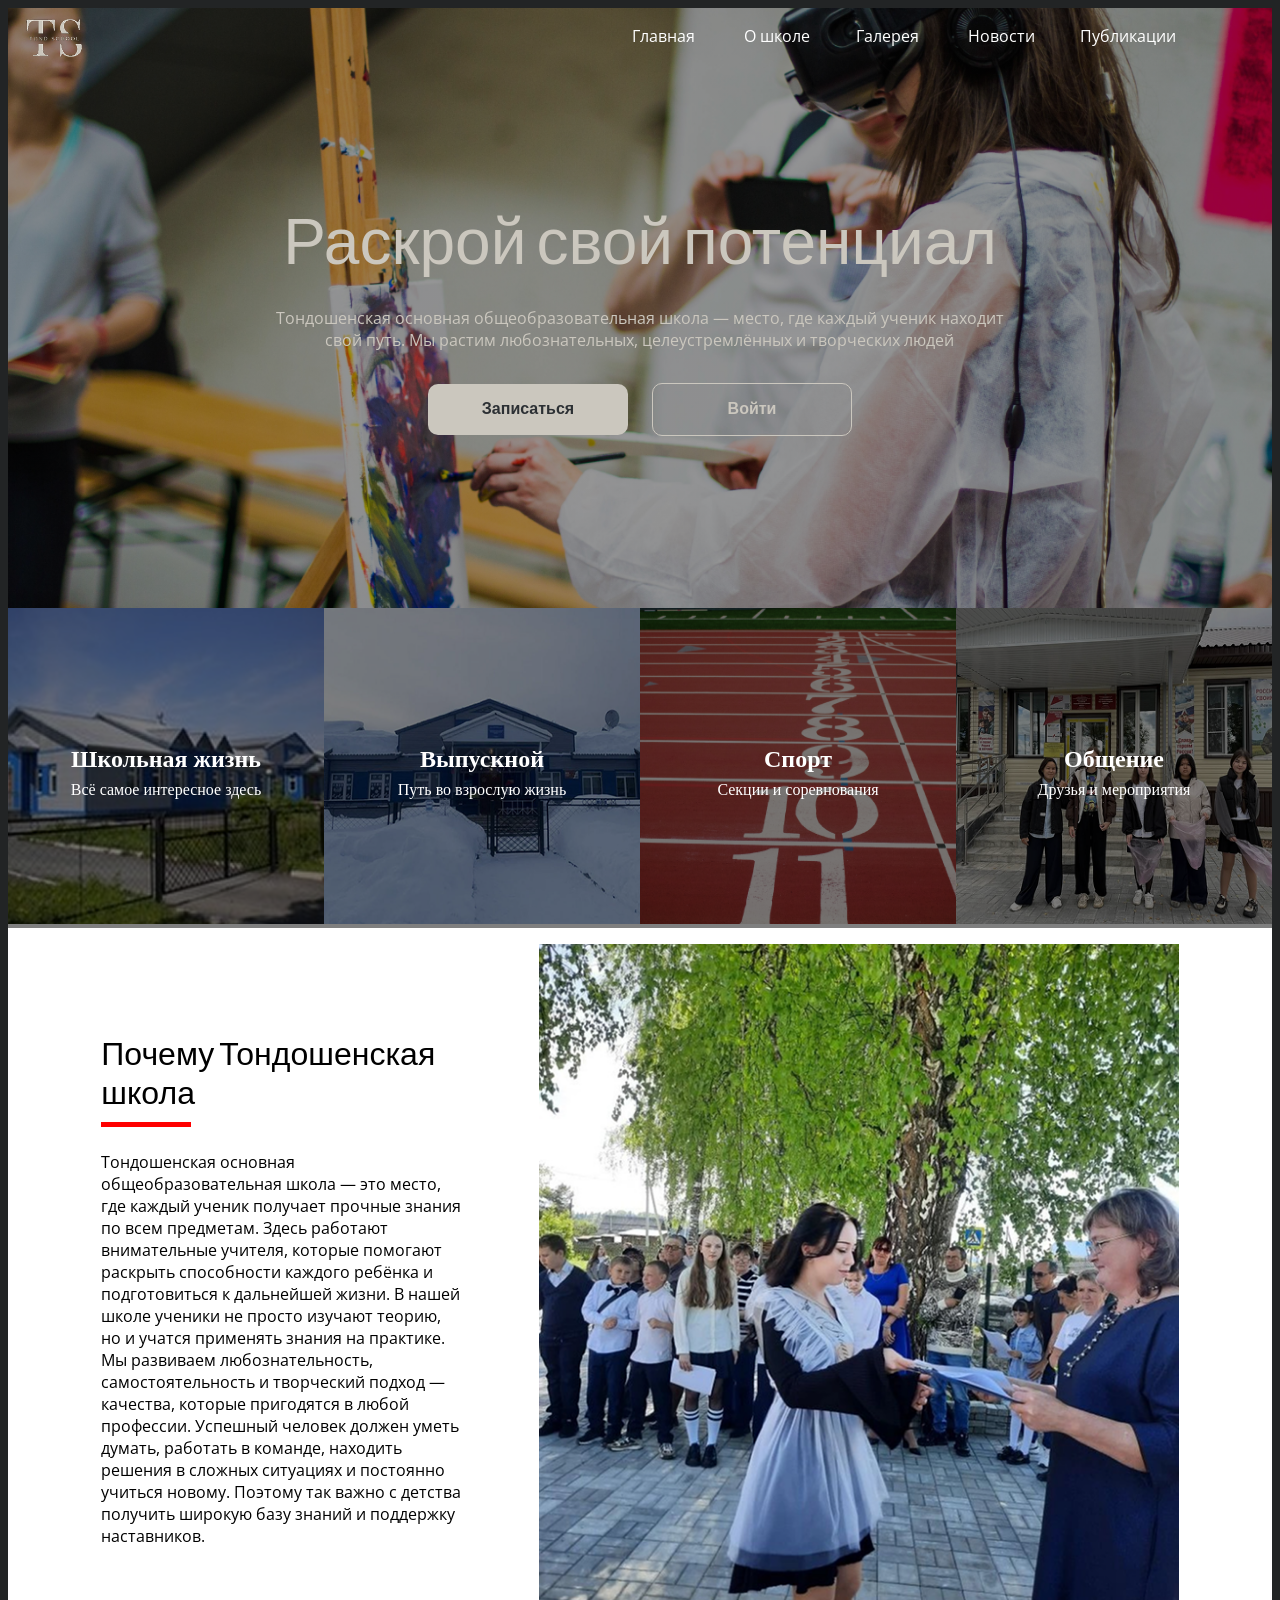
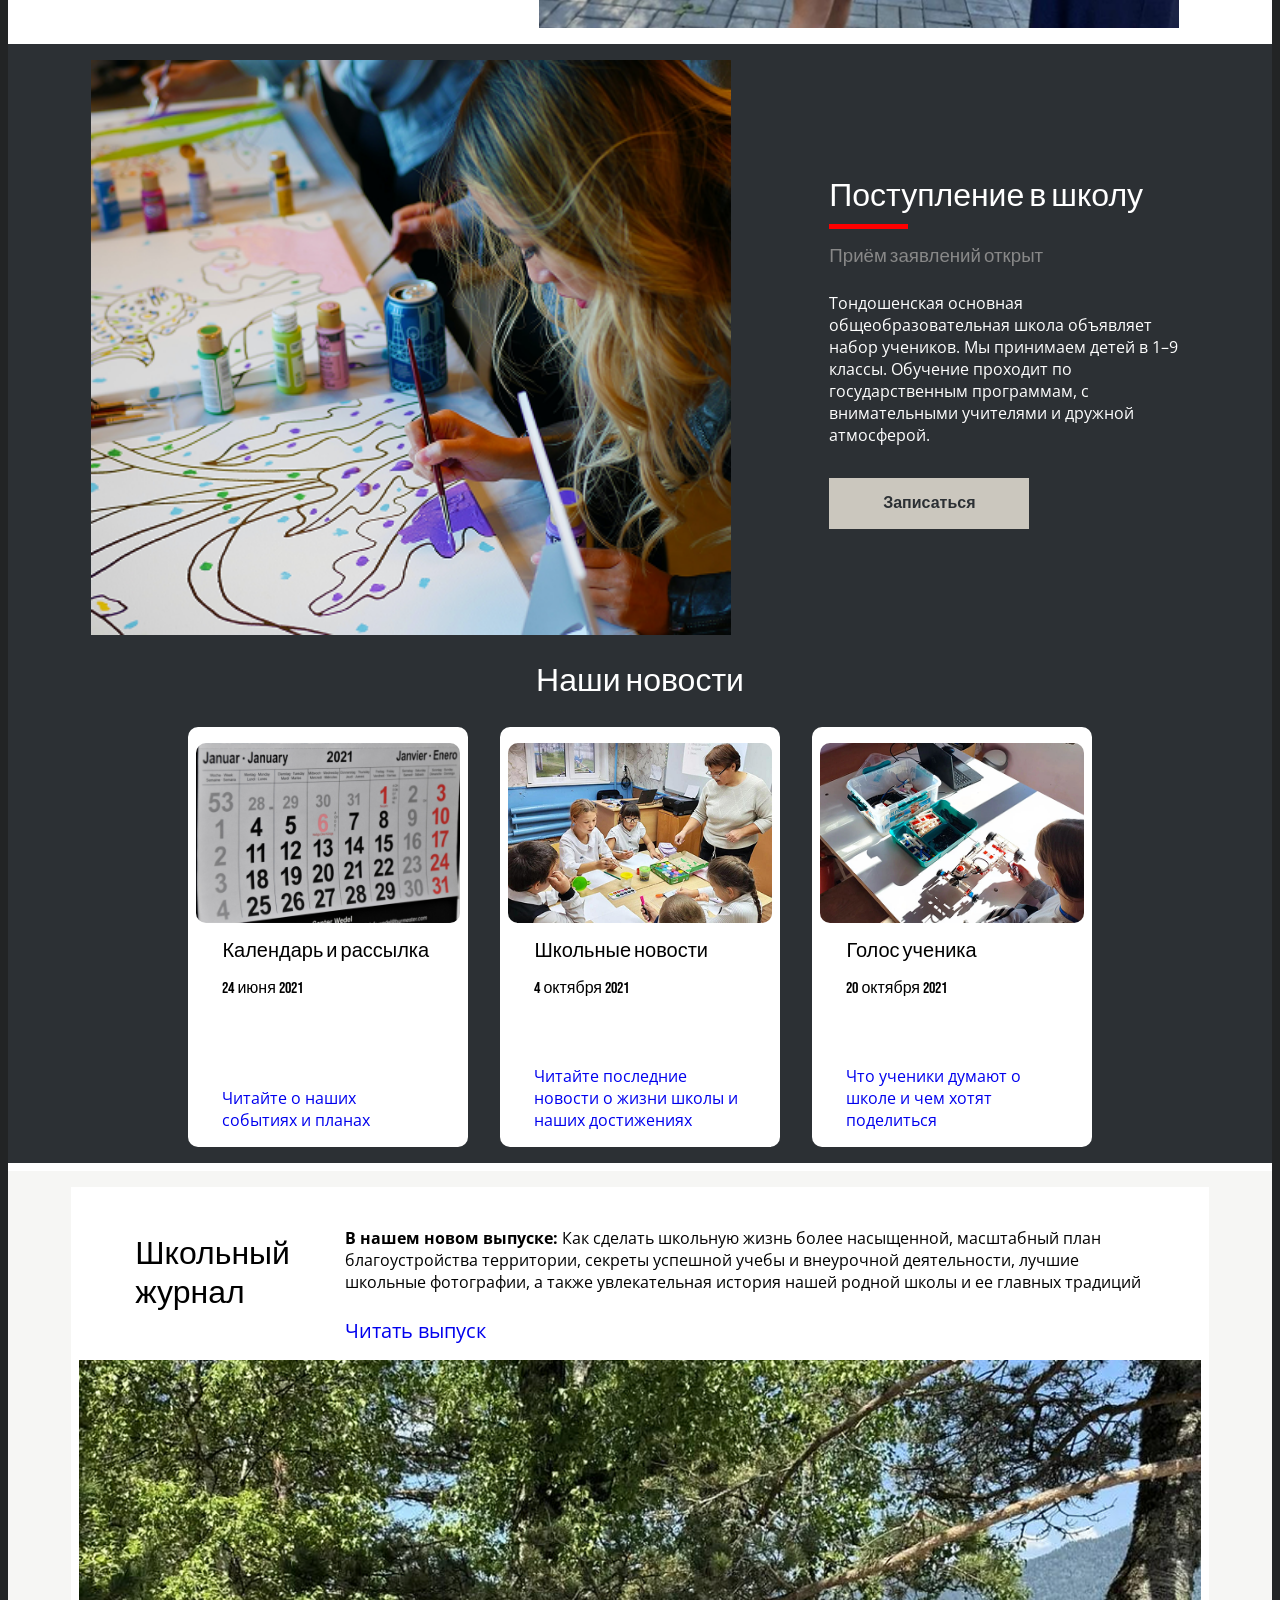
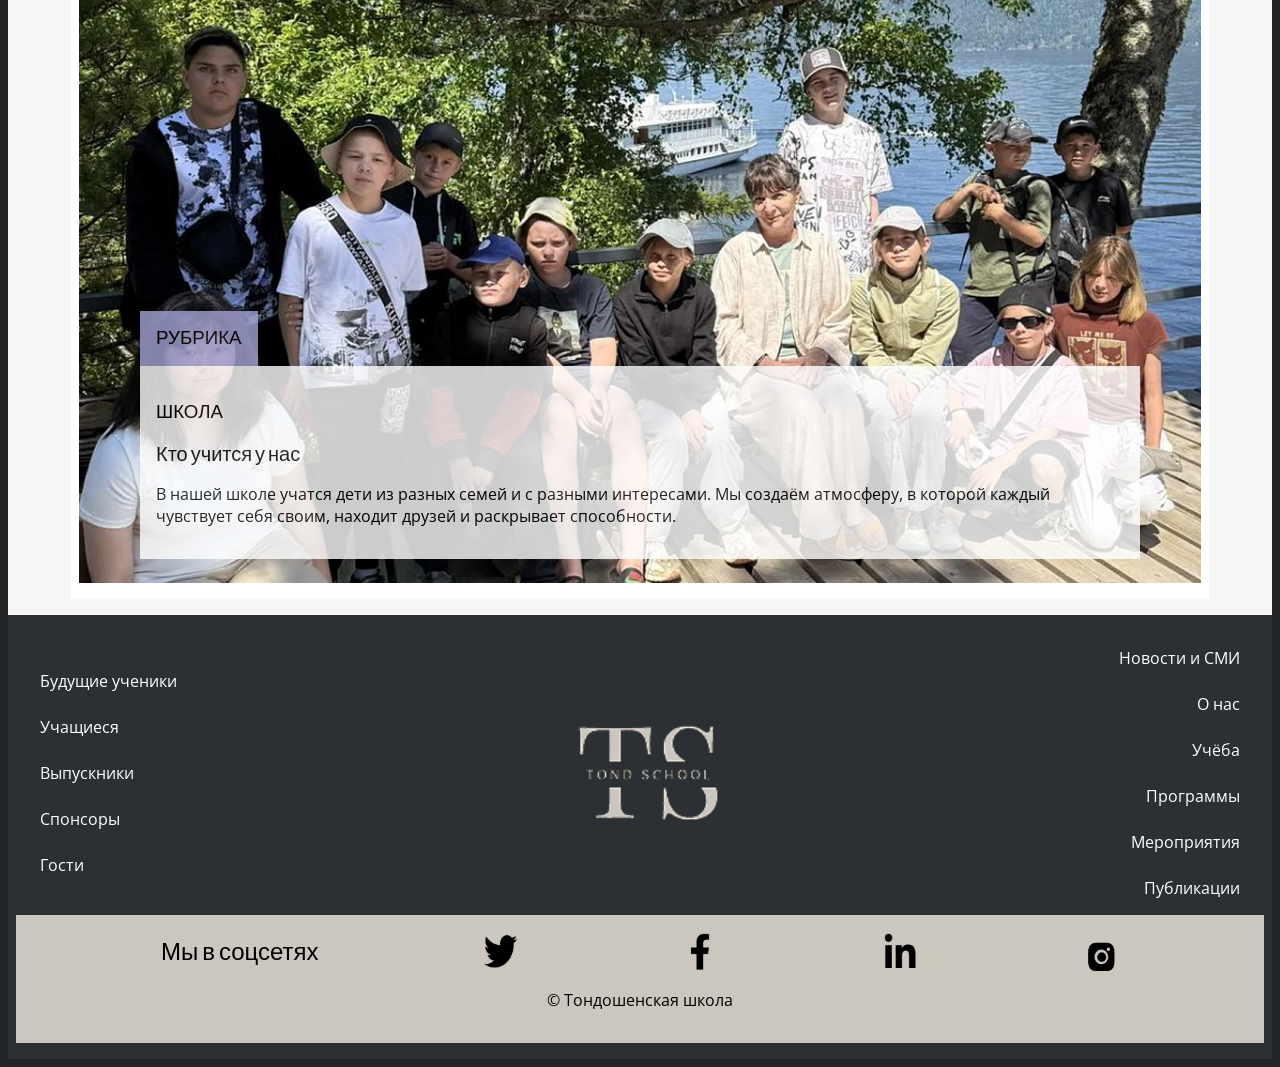
<file: index.html>
<!DOCTYPE html>
<html lang="en">
<head>
    <meta charset="UTF-8">
    <meta name="viewport" content="width=device-width, initial-scale=1.0">
    <title>Document</title>
    <link rel="stylesheet" href="libs/aos.css">
    <link rel="stylesheet" href="libs/swiper-bundle.min.css">
    <link rel="stylesheet" href="style.css">

    <!-- font heading -->
    <link rel="preconnect" href="https://fonts.googleapis.com">
    <link rel="preconnect" href="https://fonts.gstatic.com" crossorigin>
    <link href="https://fonts.googleapis.com/css2?family=Bebas+Neue&display=swap" rel="stylesheet">
    <!-- text heading -->
    <link rel="preconnect" href="https://fonts.googleapis.com">
    <link rel="preconnect" href="https://fonts.gstatic.com" crossorigin>
    <link href="https://fonts.googleapis.com/css2?family=Open+Sans:ital,wght@0,300..800;1,300..800&display=swap" rel="stylesheet">
</head>
<body>
    <div class="container">
        <header>
            <a href="index.html">
                <img class="header-logo" src="image/logo.png" alt="Logo">
            </a>
            <div class="header-nav" id="primary-nav">
                <nav><a class="header-link open-sans" href="index.html">Главная</a></nav>
                <nav><a class="header-link open-sans" href="about-us.html">О школе</a></nav>
                <nav><a class="header-link open-sans" href="gallary.html">Галерея</a></nav>
                <nav><a class="header-link open-sans" href="news.html">Новости</a></nav>
                <nav><a class="header-link open-sans" href="publications.html">Публикации</a></nav>
            </div>
            <button class="burger-menu" aria-label="Открыть меню" aria-expanded="false" aria-controls="primary-nav">
                <span class="burger-menu-line"></span>
                <span class="burger-menu-line"></span>
                <span class="burger-menu-line"></span>
            </button>
        </header>
        <main>
            <section class="hero"> 
                <h1 class="hero-heading bebas-neue">Раскрой свой потенциал</h1>
                <p class="hero-text open-sans">Тондошенская основная общеобразовательная школа — место, где каждый ученик находит свой путь. Мы растим любознательных, целеустремлённых и творческих людей</p>
                <div class="hero-block-btn">
                    <a href="#" class="btn btn--opaque bebas-neue-big">Записаться</a>
                    <a href="#" class="btn btn--transparent bebas-neue-big">Войти</a>
                </div>
            </section>
            <div class="swiper">
                <div class="swiper-wrapper">
                    <div class="swiper-slide">
                        <div class="swiper-block-img"><img class="swiper-img" src="image-main/school.png" alt=""></div>
                        <div class="swiper-slide-text">
                            <h2>Школьная жизнь</h2>
                            <p>Всё самое интересное здесь</p>
                        </div>
                    </div>
                    <div class="swiper-slide">
                        <div class="swiper-block-img"><img class="swiper-img" src="image-main/graduation.png" alt=""></div>
                        <div class="swiper-slide-text">
                            <h2>Выпускной</h2>
                            <p>Путь во взрослую жизнь</p>
                        </div>
                    </div>
                    <div class="swiper-slide">
                        <div class="swiper-block-img"><img class="swiper-img" src="image-main/sport.png" alt=""></div>
                        <div class="swiper-slide-text">
                            <h2>Спорт</h2>
                            <p>Секции и соревнования</p>
                        </div>
                    </div>
                    <div class="swiper-slide">
                        <div class="swiper-block-img"><img class="swiper-img" src="image-main/girl.png" alt=""></div>
                        <div class="swiper-slide-text">
                            <h2>Общение</h2>
                            <p>Друзья и мероприятия</p>
                        </div>
                    </div>
                </div>
                <div class="swiper-pagination"></div>
                <div class="swiper-button-next"></div>
                <div class="swiper-button-prev"></div>
            </div>
            <section class="benefits" data-aos="fade-up">
                <div class="benefits-text-block">
                    <h2 class="heading bebas-neue">Почему Тондошенская школа</h2> 
                    <p class="benefits-text open-sans">
                        Тондошенская основная общеобразовательная школа — это место, где каждый ученик получает прочные знания по всем предметам. Здесь работают внимательные учителя, которые помогают раскрыть способности каждого ребёнка и подготовиться к дальнейшей жизни.
                        В нашей школе ученики не просто изучают теорию, но и учатся применять знания на практике. Мы развиваем любознательность, самостоятельность и творческий подход — качества, которые пригодятся в любой профессии.
                        Успешный человек должен уметь думать, работать в команде, находить решения в сложных ситуациях и постоянно учиться новому. Поэтому так важно с детства получить широкую базу знаний и поддержку наставников.
                    </p>
                </div>
                <img class="benefit-img imagery" src="image-main/student.png" alt="student">
            </section>
            <section class="admission" data-aos="fade-up">
                <div class="admission-block">
                    <img class="admission-img" src="image-main/group.png" alt="group">
                    <div class="admission-block-text">
                        <h2 class="heading bebas-neue">Поступление в школу</h2>
                        <h3 class="subtitle bebas-neue">Приём заявлений открыт</h3>
                        <p class="open-sans">Тондошенская основная общеобразовательная школа объявляет набор учеников. Мы принимаем детей в 1–9 классы. Обучение проходит по государственным программам, с внимательными учителями и дружной атмосферой.</p>
                        <a class="btn btn--admission bebas-neue-big" href="#">Записаться</a>
                    </div>
                </div>
                <div class="admission-posts" data-aos="fade-up">
                    <h2 class="admission-heading bebas-neue">Наши новости</h2>
                    <div class="admission-track">
                        <div class="post">
                            <img class="post-img" src="image-main/date.png" alt="">
                            <div class="post-text">
                                <div>
                                    <h3 class="post-heading bebas-neue">Календарь и рассылка</h3>
                                    <time class="bebas-neue" datetime="24-06-2021">24 июня 2021</time>
                                </div>
                                <a href="#" class="open-sans">Читайте о наших событиях и планах</a>
                            </div>
                        </div>
                        <div class="post">
                            <img class="post-img" src="image-main/children.png" alt="">
                            <div class="post-text">
                                <div>
                                    <h3 class="post-heading bebas-neue">Школьные новости</h3>
                                    <time class="bebas-neue" datetime="04-10-2021">4 октября 2021</time>
                                </div>
                                <a href="#" class="open-sans">Читайте последние новости о жизни школы и наших достижениях</a>
                            </div>
                        </div>
                        <div class="post">
                            <img class="post-img" src="image-main/constructor.png" alt="">
                            <div class="post-text">
                                <div>
                                    <h3 class="post-heading bebas-neue">Голос ученика</h3>
                                    <time class="bebas-neue" datetime="20-10-2021">20 октября 2021</time>
                                </div>
                                <a href="#" class="open-sans">Что ученики думают о школе и чем хотят поделиться</a>
                            </div>
                        </div>
                    </div>
                </div>
            </section>
            <section class="magazine" data-aos="fade-up">
                <div class="magazine-panel">
                    <div class="magazine-title">
                        <h2 class="magazine-heading bebas-neue">Школьный журнал</h2>
                        <div class="magazine-text-title">
                            <p class="open-sans"><b class="open-sans">В нашем новом выпуске:</b> Как сделать школьную жизнь более насыщенной, масштабный план благоустройства территории, секреты успешной учебы и внеурочной деятельности, лучшие школьные фотографии, а также увлекательная история нашей родной школы и ее главных традиций</p>
                            <a href="#" class="open-sans">Читать выпуск</a>
                        </div>
                    </div>
                    <div class="magazine-card">
                        <div class="magazine-card-text">
                            <div class="magazine-badge"><h3 class="bebas-neue">РУБРИКА</h3></div>
                            <div class="magazine-text">
                                <h3 class="bebas-neue">ШКОЛА</h3>
                                <h4 class="bebas-neue">Кто учится у нас</h4>
                                <p class="open-sans">В нашей школе учатся дети из разных семей и с разными интересами. Мы создаём атмосферу, в которой каждый чувствует себя своим, находит друзей и раскрывает способности.</p>
                            </div>
                        </div>
                    </div>
                </div>
            </section>
        </main>
        <footer>
            <div class="footer-block-logo"> 
                <ul class="footer-links">
                    <li class="footer-link open-sans">Будущие ученики</li>
                    <li class="footer-link open-sans">Учащиеся</li>
                    <li class="footer-link open-sans">Выпускники</li>
                    <li class="footer-link open-sans">Спонсоры</li>
                    <li class="footer-link open-sans">Гости</li>
                </ul>
                <img class="footer-img" src="image/logo.png" alt="footer-img">
                <ul class="footer-links links-right">
                    <li class="footer-link open-sans">Новости и СМИ</li>
                    <li class="footer-link open-sans">О нас</li>
                    <li class="footer-link open-sans">Учёба</li>
                    <li class="footer-link open-sans">Программы</li>
                    <li class="footer-link open-sans">Мероприятия</li>
                    <li class="footer-link open-sans">Публикации</li>
                </ul>
            </div>
            <div class="footer-block-social">
                <div class="footer-social">
                    <h3 class="bebas-neue">Мы в соцсетях</h3>
                    <img class="img-social" src="image-main/twitter.png" alt="twitter">
                    <img class="img-social" src="image-main/facebook.png" alt="facebook">
                    <img class="img-social" src="image-main/in.png" alt="in">
                    <img class="img-social" src="image-main/instagram.png" alt="instagram">
                </div>
                <p class="open-sans">© Тондошенская школа</p>
            </div>
        </footer>
    </div>
    <script src="libs/aos.js"></script>
    <script>
        AOS.init({
            duration: 800,
            once: true
        });
    </script>
    <script src="libs/swiper-bundle.min.js"></script>
    <script src="index.js"></script>
    <script defer src="script.js"></script>
</body>
</html
</file>
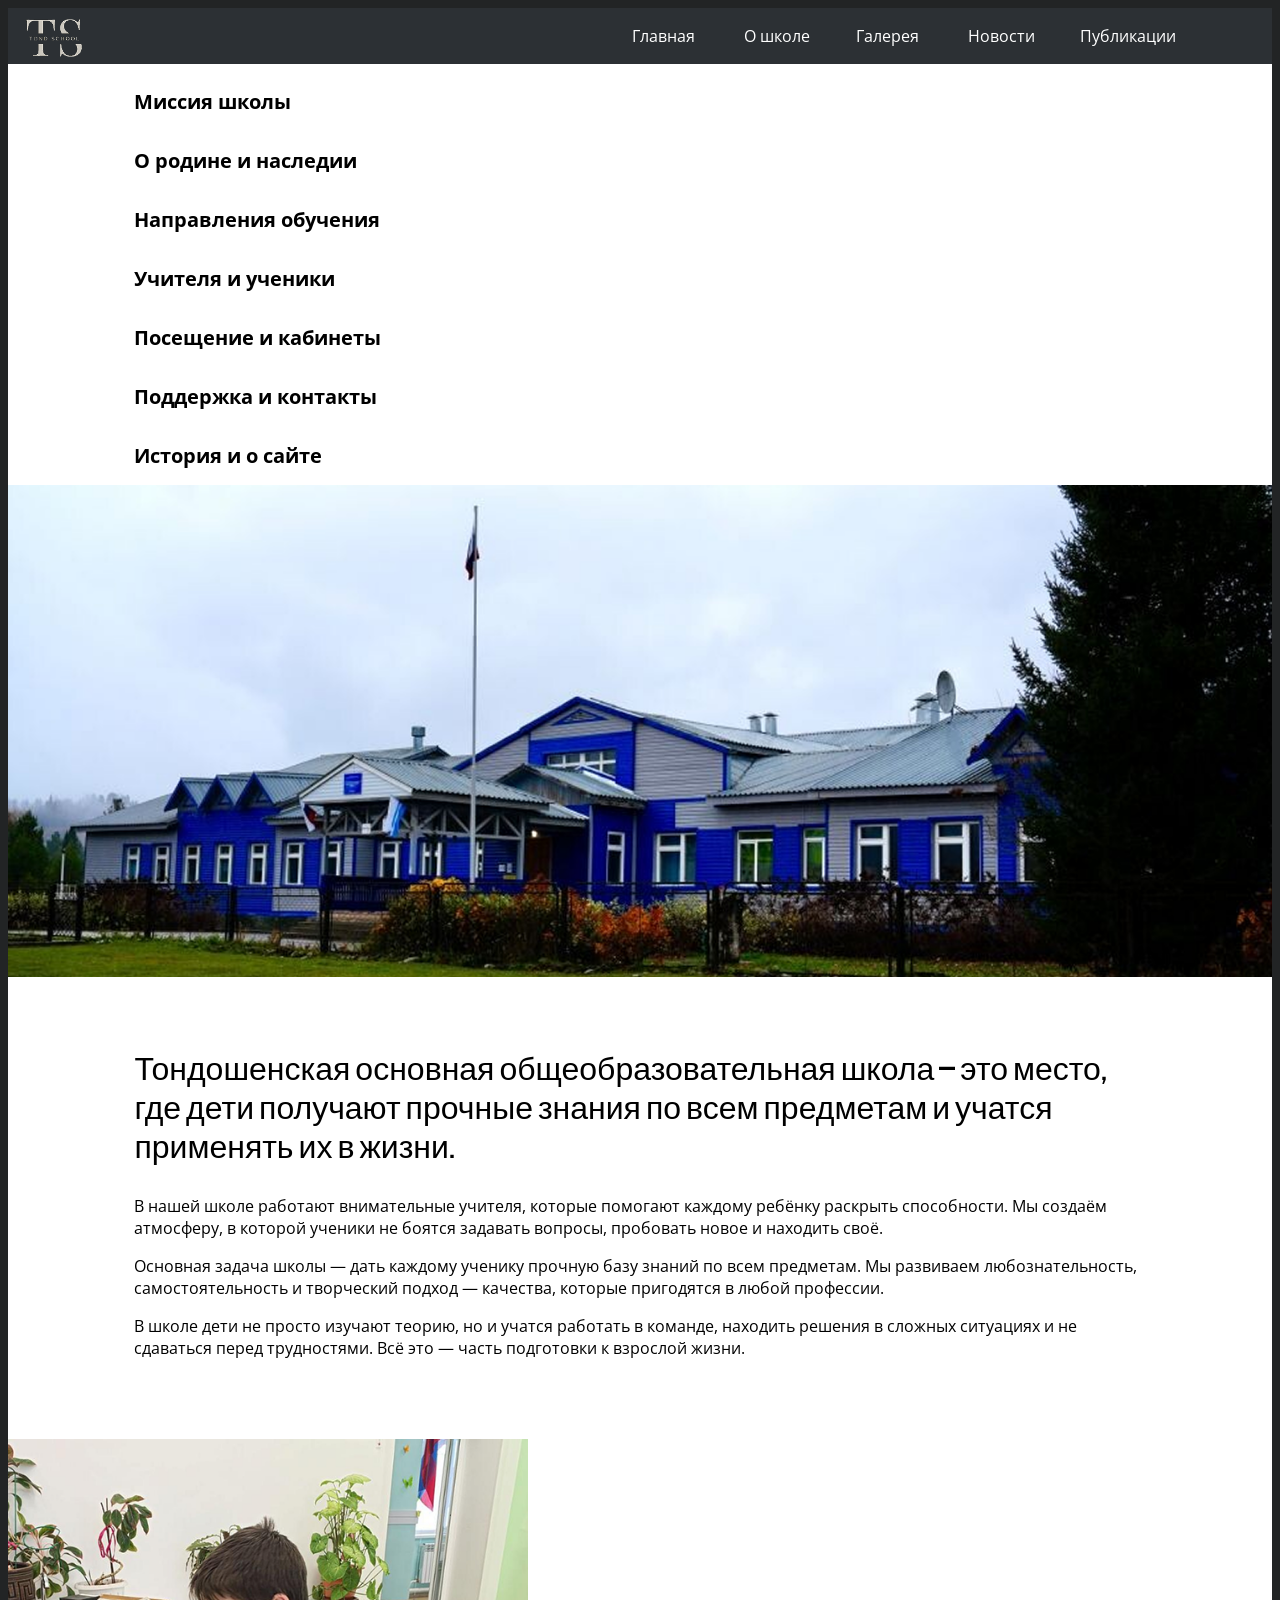
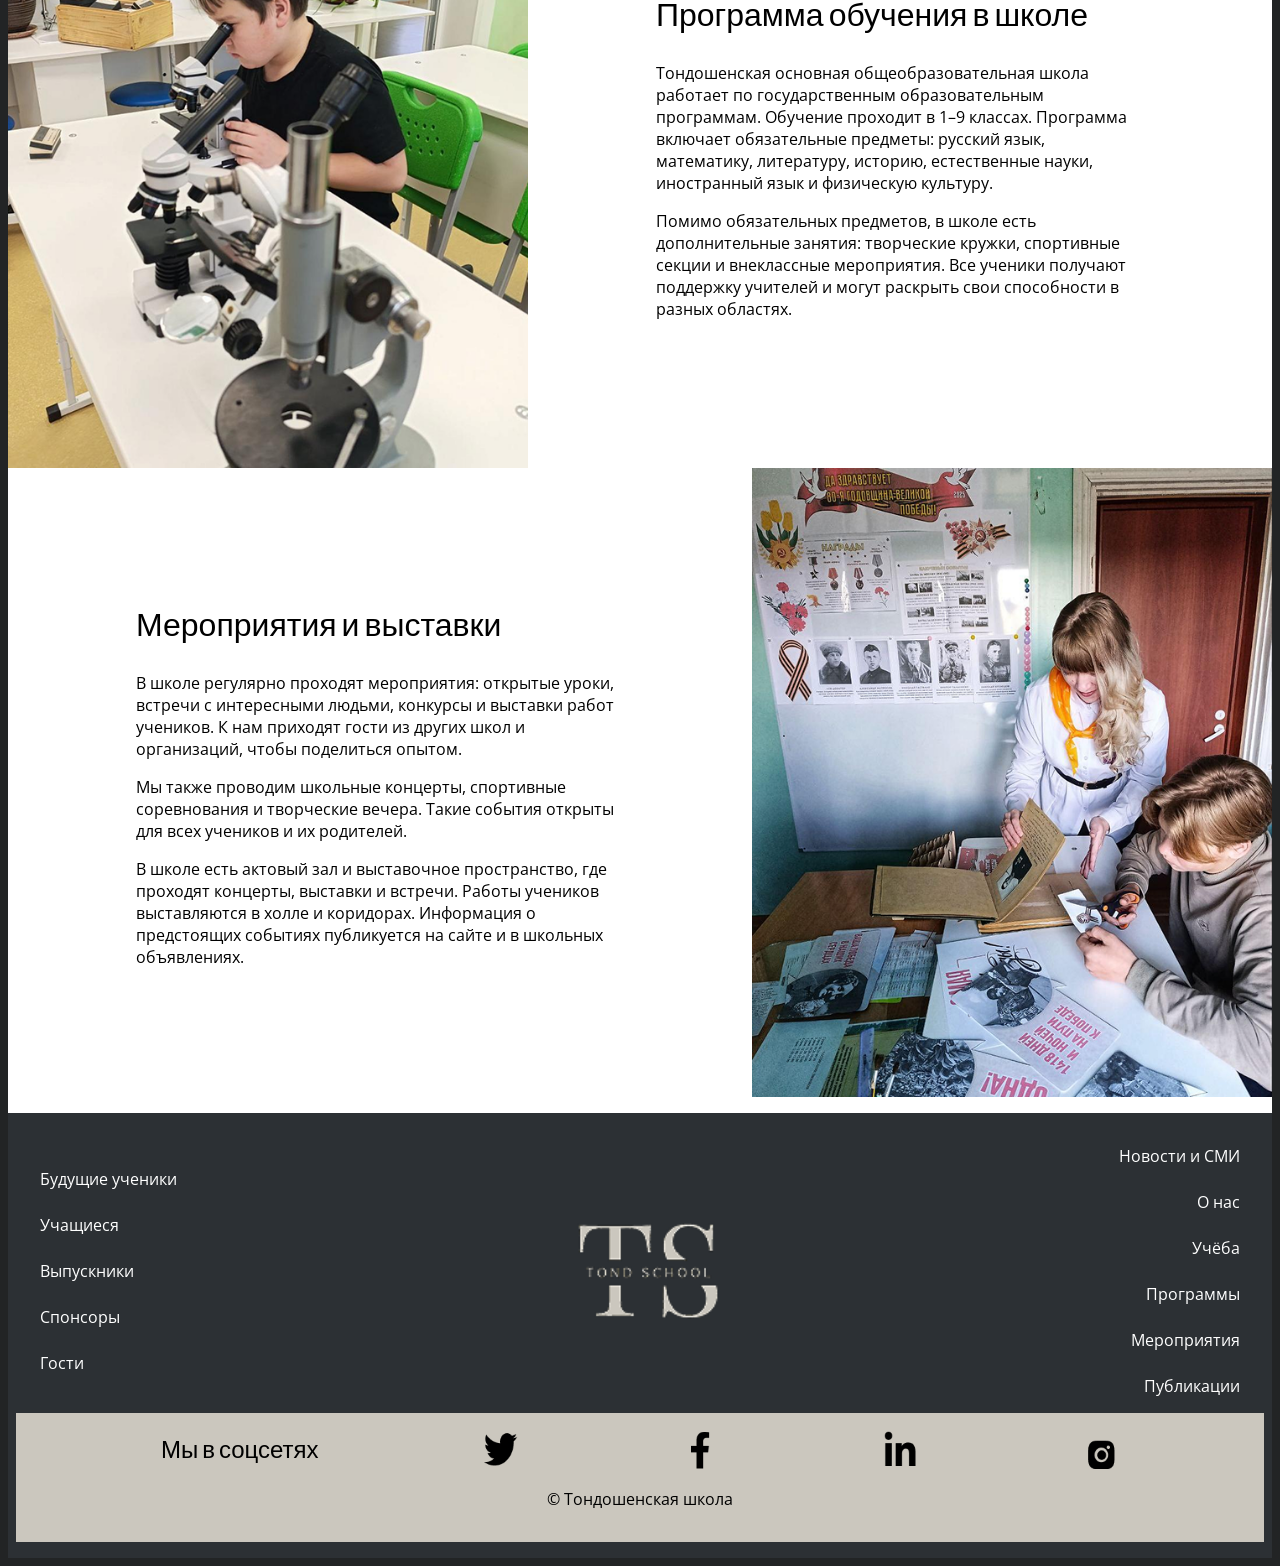
<file: about-us.html>
<!DOCTYPE html>
<html lang="en">
<head>
    <meta charset="UTF-8">
    <meta name="viewport" content="width=device-width, initial-scale=1.0">
    <title>Document</title>
    <link href="libs/aos.css" rel="stylesheet">
    <link rel="stylesheet" href="style.css">

    <!-- font heading -->
    <link rel="preconnect" href="https://fonts.googleapis.com">
    <link rel="preconnect" href="https://fonts.gstatic.com" crossorigin>
    <link href="https://fonts.googleapis.com/css2?family=Bebas+Neue&display=swap" rel="stylesheet">
    <!-- text heading -->
    <link rel="preconnect" href="https://fonts.googleapis.com">
    <link rel="preconnect" href="https://fonts.gstatic.com" crossorigin>
    <link href="https://fonts.googleapis.com/css2?family=Open+Sans:ital,wght@0,300..800;1,300..800&display=swap" rel="stylesheet">
</head>
<body>
    <div class="container">
        <header class="header--back">
            <a href="index.html">
                <img class="header-logo" src="image/logo.png" alt="Logo">
            </a>
            <div class="header-nav" id="primary-nav">
                <nav><a class="header-link open-sans" href="index.html">Главная</a></nav>
                <nav><a class="header-link open-sans" href="about-us.html">О школе</a></nav>
                <nav><a class="header-link open-sans" href="gallary.html">Галерея</a></nav>
                <nav><a class="header-link open-sans" href="news.html">Новости</a></nav>
                <nav><a class="header-link open-sans" href="publications.html">Публикации</a></nav>
            </div>
            <button class="burger-menu" aria-label="Открыть меню" aria-expanded="false" aria-controls="primary-nav">
                <span class="burger-menu-line"></span>
                <span class="burger-menu-line"></span>
                <span class="burger-menu-line"></span>
            </button>
        </header>
        <main>
            <section class="menu" data-aos="fade-up">
                <ul class="menu-list">
                    <li class="menu-list-li open-sans"><a href="#"><b>Миссия школы</b></a></li>
                    <li class="menu-list-li open-sans"><a href="#"><b>О родине и наследии</b></a></li>
                    <li class="menu-list-li open-sans"><a href="#"><b>Направления обучения</b></a></li>
                    <li class="menu-list-li open-sans"><a href="#"><b>Учителя и ученики</b></a></li>
                    <li class="menu-list-li open-sans"><a href="#"><b>Посещение и кабинеты</b></a></li>
                    <li class="menu-list-li open-sans"><a href="#"><b>Поддержка и контакты</b></a></li>
                    <li class="menu-list-li open-sans"><a href="#"><b>История и о сайте</b></a></li>
                </ul>
            </section>
            <section class="about" data-aos="fade-up">
                <img class="about-img" src="about/school.png" alt="school">
                <div class="about-text">
                    <h2 class="bebas-neue">Тондошенская основная общеобразовательная школа — это место, где дети получают прочные знания по всем предметам и учатся применять их в жизни.</h2>
                    <p class="open-sans">
                        В нашей школе работают внимательные учителя, которые помогают каждому ребёнку раскрыть способности. Мы создаём атмосферу, в которой ученики не боятся задавать вопросы, пробовать новое и находить своё.
                    </p>
                    <p class="open-sans">    
                        Основная задача школы — дать каждому ученику прочную базу знаний по всем предметам. Мы развиваем любознательность, самостоятельность и творческий подход — качества, которые пригодятся в любой профессии.
                    </p>
                    <p class="open-sans">
                        В школе дети не просто изучают теорию, но и учатся работать в команде, находить решения в сложных ситуациях и не сдаваться перед трудностями. Всё это — часть подготовки к взрослой жизни.
                    </p>
                </div>
            </section>
            <section class="programs" data-aos="fade-up">
                <div class="programs-title">
                    <img class="programs-img" src="about/boy.png" alt="boy">
                    <div class="programs-text">
                        <h2 class="bebas-neue">Программа обучения в школе</h2>
                        <p class="open-sans">
                            Тондошенская основная общеобразовательная школа работает по государственным образовательным программам. Обучение проходит в 1–9 классах. Программа включает обязательные предметы: русский язык, математику, литературу, историю, естественные науки, иностранный язык и физическую культуру.
                        </p>
                        <p class="open-sans">
                            Помимо обязательных предметов, в школе есть дополнительные занятия: творческие кружки, спортивные секции и внеклассные мероприятия. Все ученики получают поддержку учителей и могут раскрыть свои способности в разных областях.
                        </p>
                    </div>
                </div>
                <div class="programs-events" data-aos="fade-up">
                    <img class="programs-img" src="about/girl.png" alt="girl">
                    <div class="programs-text">
                        <h2 class="bebas-neue">Мероприятия и выставки</h2>
                        <p class="open-sans">
                            В школе регулярно проходят мероприятия: открытые уроки, встречи с интересными людьми, конкурсы и выставки работ учеников. К нам приходят гости из других школ и организаций, чтобы поделиться опытом.
                        </p>
                        <p class="open-sans">
                            Мы также проводим школьные концерты, спортивные соревнования и творческие вечера. Такие события открыты для всех учеников и их родителей.
                        </p>
                        <p class="open-sans">
                            В школе есть актовый зал и выставочное пространство, где проходят концерты, выставки и встречи. Работы учеников выставляются в холле и коридорах. Информация о предстоящих событиях публикуется на сайте и в школьных объявлениях.
                        </p>
                    </div>
                </div>
            </section>
        </main>
        <footer>
            <div class="footer-block-logo"> 
                <ul class="footer-links">
                    <li class="footer-link open-sans">Будущие ученики</li>
                    <li class="footer-link open-sans">Учащиеся</li>
                    <li class="footer-link open-sans">Выпускники</li>
                    <li class="footer-link open-sans">Спонсоры</li>
                    <li class="footer-link open-sans">Гости</li>
                </ul>
                <img class="footer-img" src="image/logo.png" alt="footer-img">
                <ul class="footer-links links-right">
                    <li class="footer-link open-sans">Новости и СМИ</li>
                    <li class="footer-link open-sans">О нас</li>
                    <li class="footer-link open-sans">Учёба</li>
                    <li class="footer-link open-sans">Программы</li>
                    <li class="footer-link open-sans">Мероприятия</li>
                    <li class="footer-link open-sans">Публикации</li>
                </ul>
            </div>
            <div class="footer-block-social">
                <div class="footer-social">
                    <h3 class="bebas-neue">Мы в соцсетях</h3>
                    <img class="img-social" src="image-main/twitter.png" alt="twitter">
                    <img class="img-social" src="image-main/facebook.png" alt="facebook">
                    <img class="img-social" src="image-main/in.png" alt="in">
                    <img class="img-social" src="image-main/instagram.png" alt="instagram">
                </div>
                <p class="open-sans">© Тондошенская школа</p>
            </div>
        </footer>
    </div>
</body>
<script src="libs/aos.js"></script>
<script>
    AOS.init({
        duration: 800,
        once: true
    });
</script>
<script src="script.js"></script>
</html>
</file>
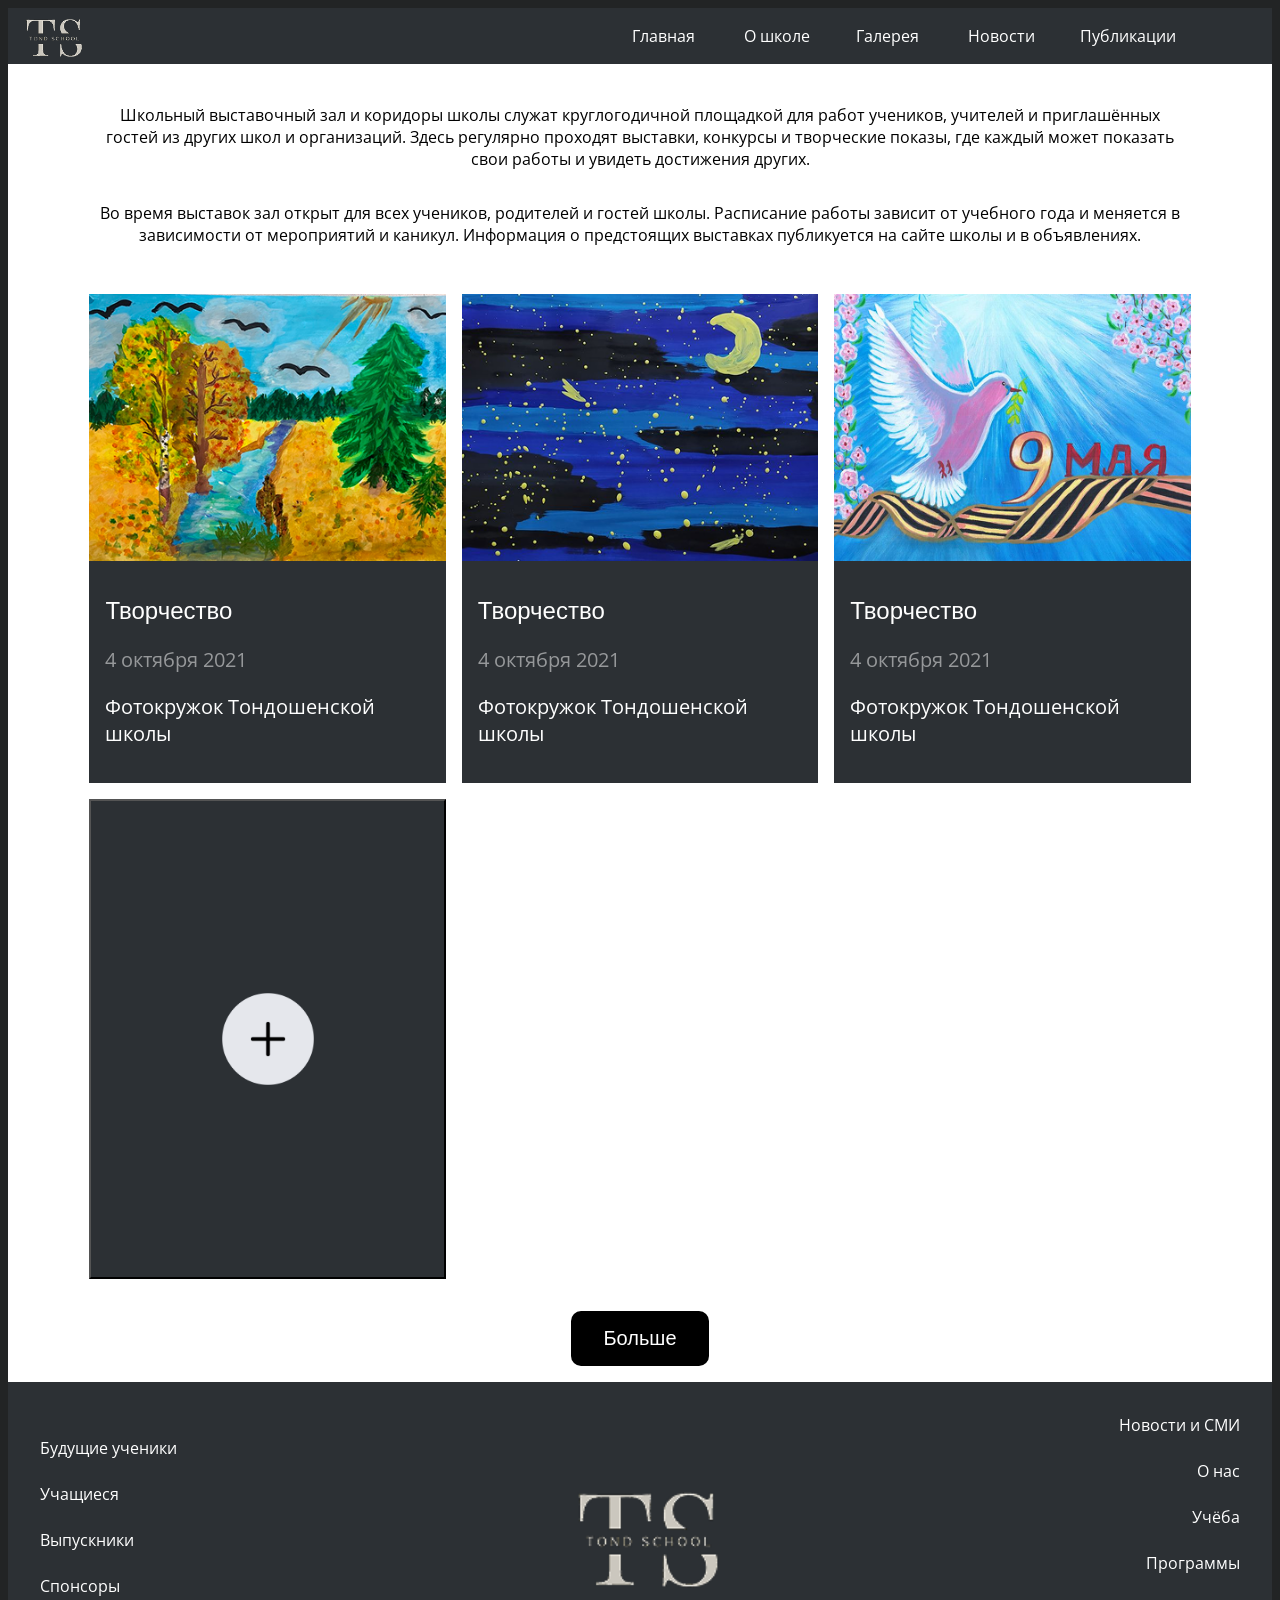
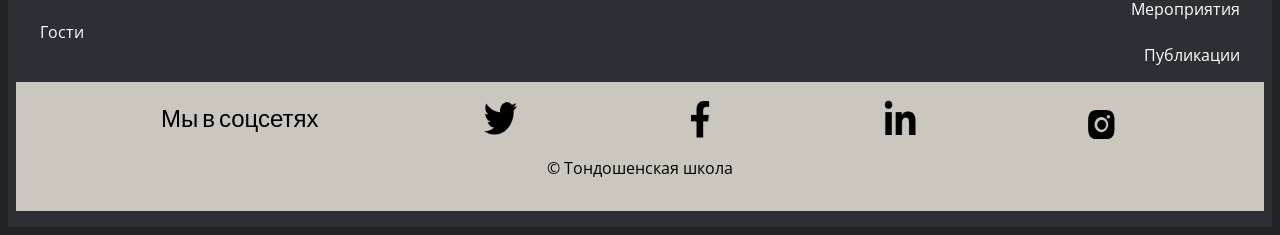
<file: gallary.html>
<!DOCTYPE html>
<html lang="en">
<head>
    <meta charset="UTF-8">
    <meta name="viewport" content="width=device-width, initial-scale=1.0">
    <title>Document</title>
    <link href="libs/aos.css" rel="stylesheet">
    <link rel="stylesheet" href="style.css">

    <!-- font heading -->
    <link rel="preconnect" href="https://fonts.googleapis.com">
    <link rel="preconnect" href="https://fonts.gstatic.com" crossorigin>
    <link href="https://fonts.googleapis.com/css2?family=Bebas+Neue&display=swap" rel="stylesheet">
    <!-- text heading -->
    <link rel="preconnect" href="https://fonts.googleapis.com">
    <link rel="preconnect" href="https://fonts.gstatic.com" crossorigin>
    <link href="https://fonts.googleapis.com/css2?family=Open+Sans:ital,wght@0,300..800;1,300..800&display=swap" rel="stylesheet">
</head>
<body>
    <div class="container">
        <header class="header--back">
            <a href="index.html">
                <img class="header-logo" src="image/logo.png" alt="Logo">
            </a>
            <div class="header-nav" id="primary-nav">
                <nav><a class="header-link open-sans" href="index.html">Главная</a></nav>
                <nav><a class="header-link open-sans" href="about-us.html">О школе</a></nav>
                <nav><a class="header-link open-sans" href="gallary.html">Галерея</a></nav>
                <nav><a class="header-link open-sans" href="news.html">Новости</a></nav>
                <nav><a class="header-link open-sans" href="publications.html">Публикации</a></nav>
            </div>
            <button class="burger-menu" aria-label="Открыть меню" aria-expanded="false" aria-controls="primary-nav">
                <span class="burger-menu-line"></span>
                <span class="burger-menu-line"></span>
                <span class="burger-menu-line"></span>
            </button>
        </header>
        <main>
            <section class="gallary-text" data-aos="fade-up">
                <p class="open-sans">Школьный выставочный зал и коридоры школы служат круглогодичной площадкой для работ учеников, учителей и приглашённых гостей из других школ и организаций. Здесь регулярно проходят выставки, конкурсы и творческие показы, где каждый может показать свои работы и увидеть достижения других.</p>
                <p class="open-sans">Во время выставок зал открыт для всех учеников, родителей и гостей школы. Расписание работы зависит от учебного года и меняется в зависимости от мероприятий и каникул. Информация о предстоящих выставках публикуется на сайте школы и в объявлениях.</p>
            </section>
            <section class="block-gallary-pictures">
                <div class="gallary-pictures">
                    <div class="picture" data-aos="fade-up">
                        <img src="gallary-img/1.png" alt="1">
                        <div class="picture-text">
                            <h2 class="bebas-neue">Творчество</h2>
                            <time datetime="2021-10-04" class="open-sans">4 октября 2021</time>
                            <p class="open-sans">Фотокружок Тондошенской школы</p>
                        </div>
                    </div>
                    <div class="picture" data-aos="fade-up">
                        <img src="gallary-img/2.png" alt="2">
                        <div class="picture-text">
                            <h2 class="bebas-neue">Творчество</h2>
                            <time datetime="2021-10-04" class="open-sans">4 октября 2021</time>
                            <p class="open-sans">Фотокружок Тондошенской школы</p>
                        </div>
                    </div>
                    <div class="picture" data-aos="fade-up">
                        <img src="gallary-img/3.png" alt="3">
                        <div class="picture-text">
                            <h2 class="bebas-neue">Творчество</h2>
                            <time datetime="2021-10-04" class="open-sans">4 октября 2021</time>
                            <p class="open-sans">Фотокружок Тондошенской школы</p>
                        </div>
                    </div>
                    <div class="picture" data-aos="fade-up">
                        <img src="gallary-img/4.png" alt="4">
                        <div class="picture-text">
                            <h2 class="bebas-neue">Творчество</h2>
                            <time datetime="2021-10-04" class="open-sans">4 октября 2021</time>
                            <p class="open-sans">Фотокружок Тондошенской школы</p>
                        </div>
                    </div>
                    <div class="picture" data-aos="fade-up">
                        <img src="gallary-img/5.png" alt="5">
                        <div class="picture-text">
                            <h2 class="bebas-neue">Творчество</h2>
                            <time datetime="2021-10-04" class="open-sans">4 октября 2021</time>
                            <p class="open-sans">Фотокружок Тондошенской школы</p>
                        </div>
                    </div>
                    <div class="picture" data-aos="fade-up">
                        <img src="gallary-img/6.png" alt="6">
                        <div class="picture-text">
                            <h2 class="bebas-neue">Творчество</h2>
                            <time datetime="2021-10-04" class="open-sans">4 октября 2021</time>
                            <p class="open-sans">Фотокружок Тондошенской школы</p>
                        </div>
                    </div>
                    <div class="picture" data-aos="fade-up">
                        <img src="gallary-img/7.png" alt="7">
                        <div class="picture-text">
                            <h2 class="bebas-neue">Творчество</h2>
                            <time datetime="2021-10-04" class="open-sans">4 октября 2021</time>
                            <p class="open-sans">Фотокружок Тондошенской школы</p>
                        </div>
                    </div>
                    <div class="picture" data-aos="fade-up">
                        <img src="gallary-img/8.png" alt="8">
                        <div class="picture-text">
                            <h2 class="bebas-neue">Творчество</h2>
                            <time datetime="2021-10-04" class="open-sans">4 октября 2021</time>
                            <p class="open-sans">Фотокружок Тондошенской школы</p>
                        </div>
                    </div>
                    <button class="picture-add" data-aos="fade-up">
                        <img src="gallary-img/plus.png" alt="plus">
                    </button>
                </div>
                <button class="more">Больше</button>
            </section>

        </main>
        <footer>
            <div class="footer-block-logo"> 
                <ul class="footer-links">
                    <li class="footer-link open-sans">Будущие ученики</li>
                    <li class="footer-link open-sans">Учащиеся</li>
                    <li class="footer-link open-sans">Выпускники</li>
                    <li class="footer-link open-sans">Спонсоры</li>
                    <li class="footer-link open-sans">Гости</li>
                </ul>
                <img class="footer-img" src="image/logo.png" alt="footer-img">
                <ul class="footer-links links-right">
                    <li class="footer-link open-sans">Новости и СМИ</li>
                    <li class="footer-link open-sans">О нас</li>
                    <li class="footer-link open-sans">Учёба</li>
                    <li class="footer-link open-sans">Программы</li>
                    <li class="footer-link open-sans">Мероприятия</li>
                    <li class="footer-link open-sans">Публикации</li>
                </ul>
            </div>
            <div class="footer-block-social">
                <div class="footer-social">
                    <h3 class="bebas-neue">Мы в соцсетях</h3>
                    <img class="img-social" src="image-main/twitter.png" alt="twitter">
                    <img class="img-social" src="image-main/facebook.png" alt="facebook">
                    <img class="img-social" src="image-main/in.png" alt="in">
                    <img class="img-social" src="image-main/instagram.png" alt="instagram">
                </div>
                <p class="open-sans">© Тондошенская школа</p>
            </div>
        </footer>
    </div>
</body>
<script src="libs/aos.js"></script>
<script>
    AOS.init({
        duration: 800,
        once: true
    });
</script>
<script src="script.js"></script>
<script src="gallary.js"></script>
</html>
</file>
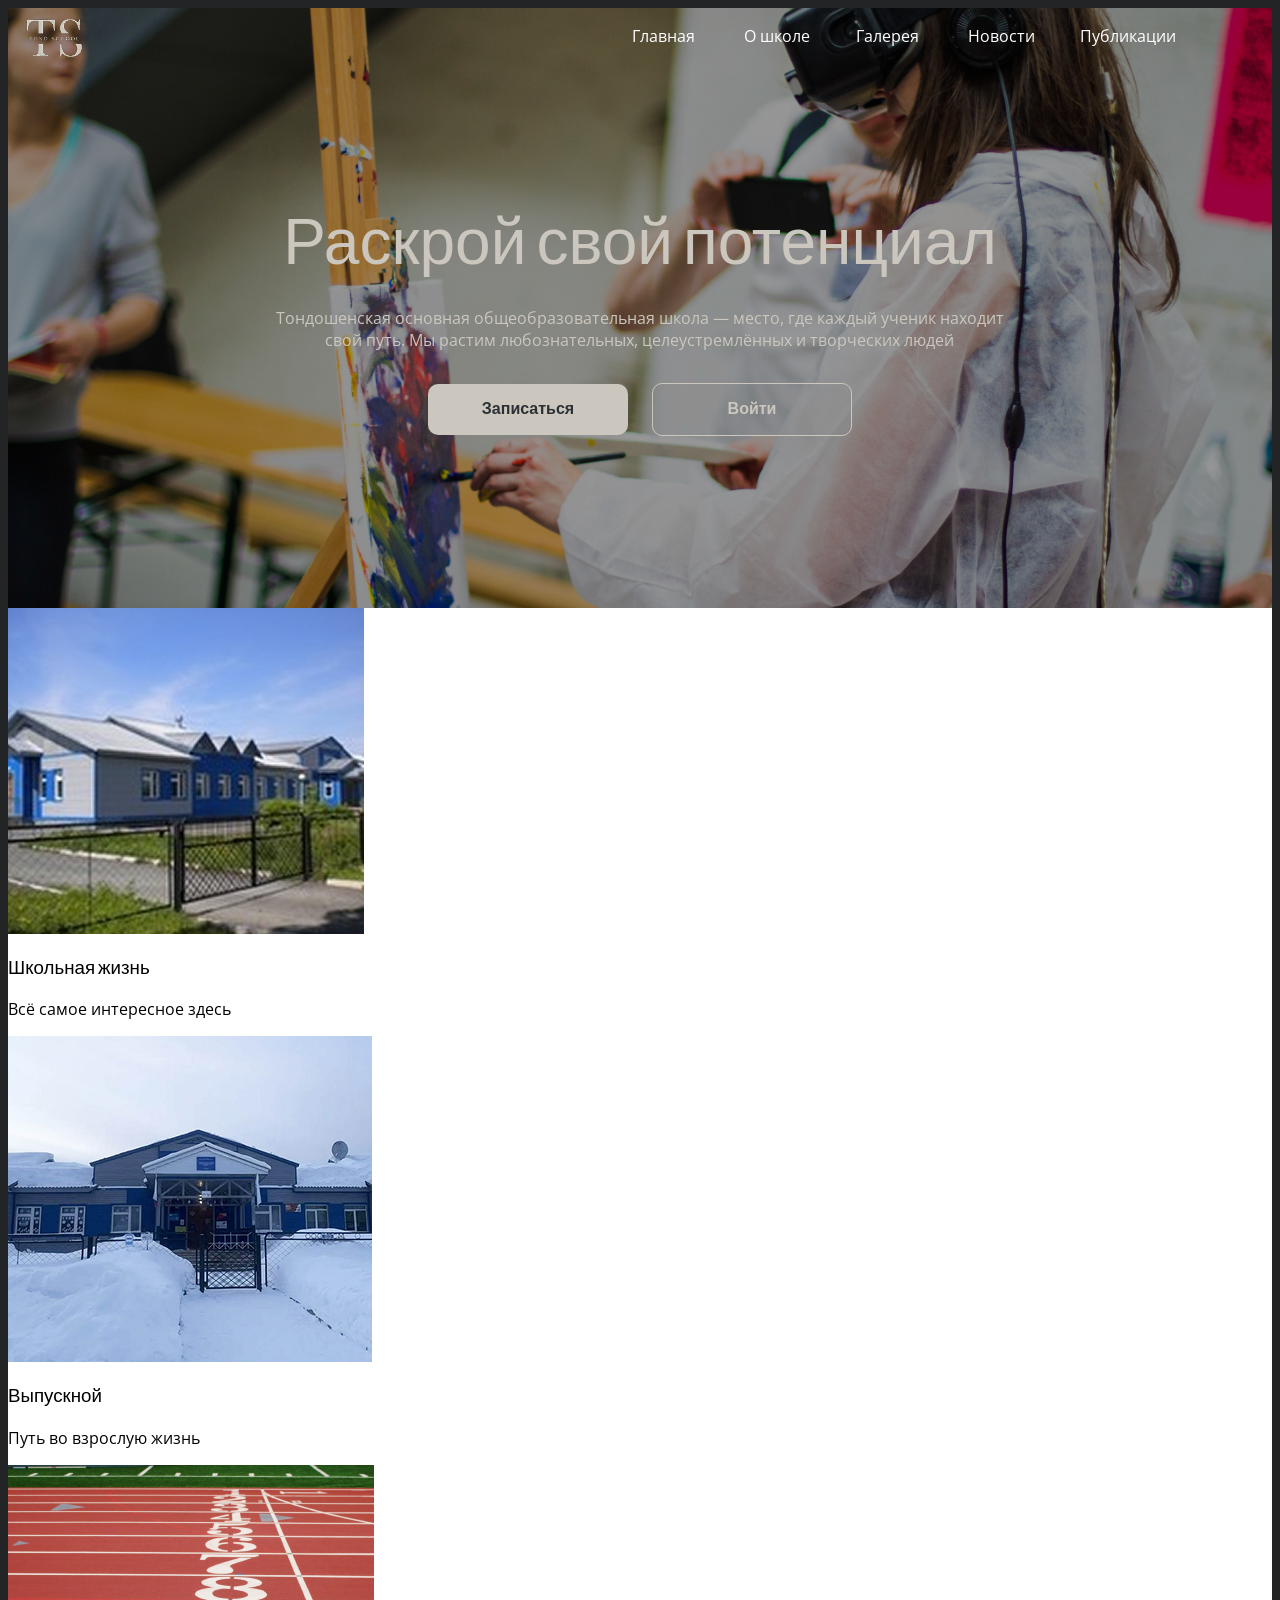
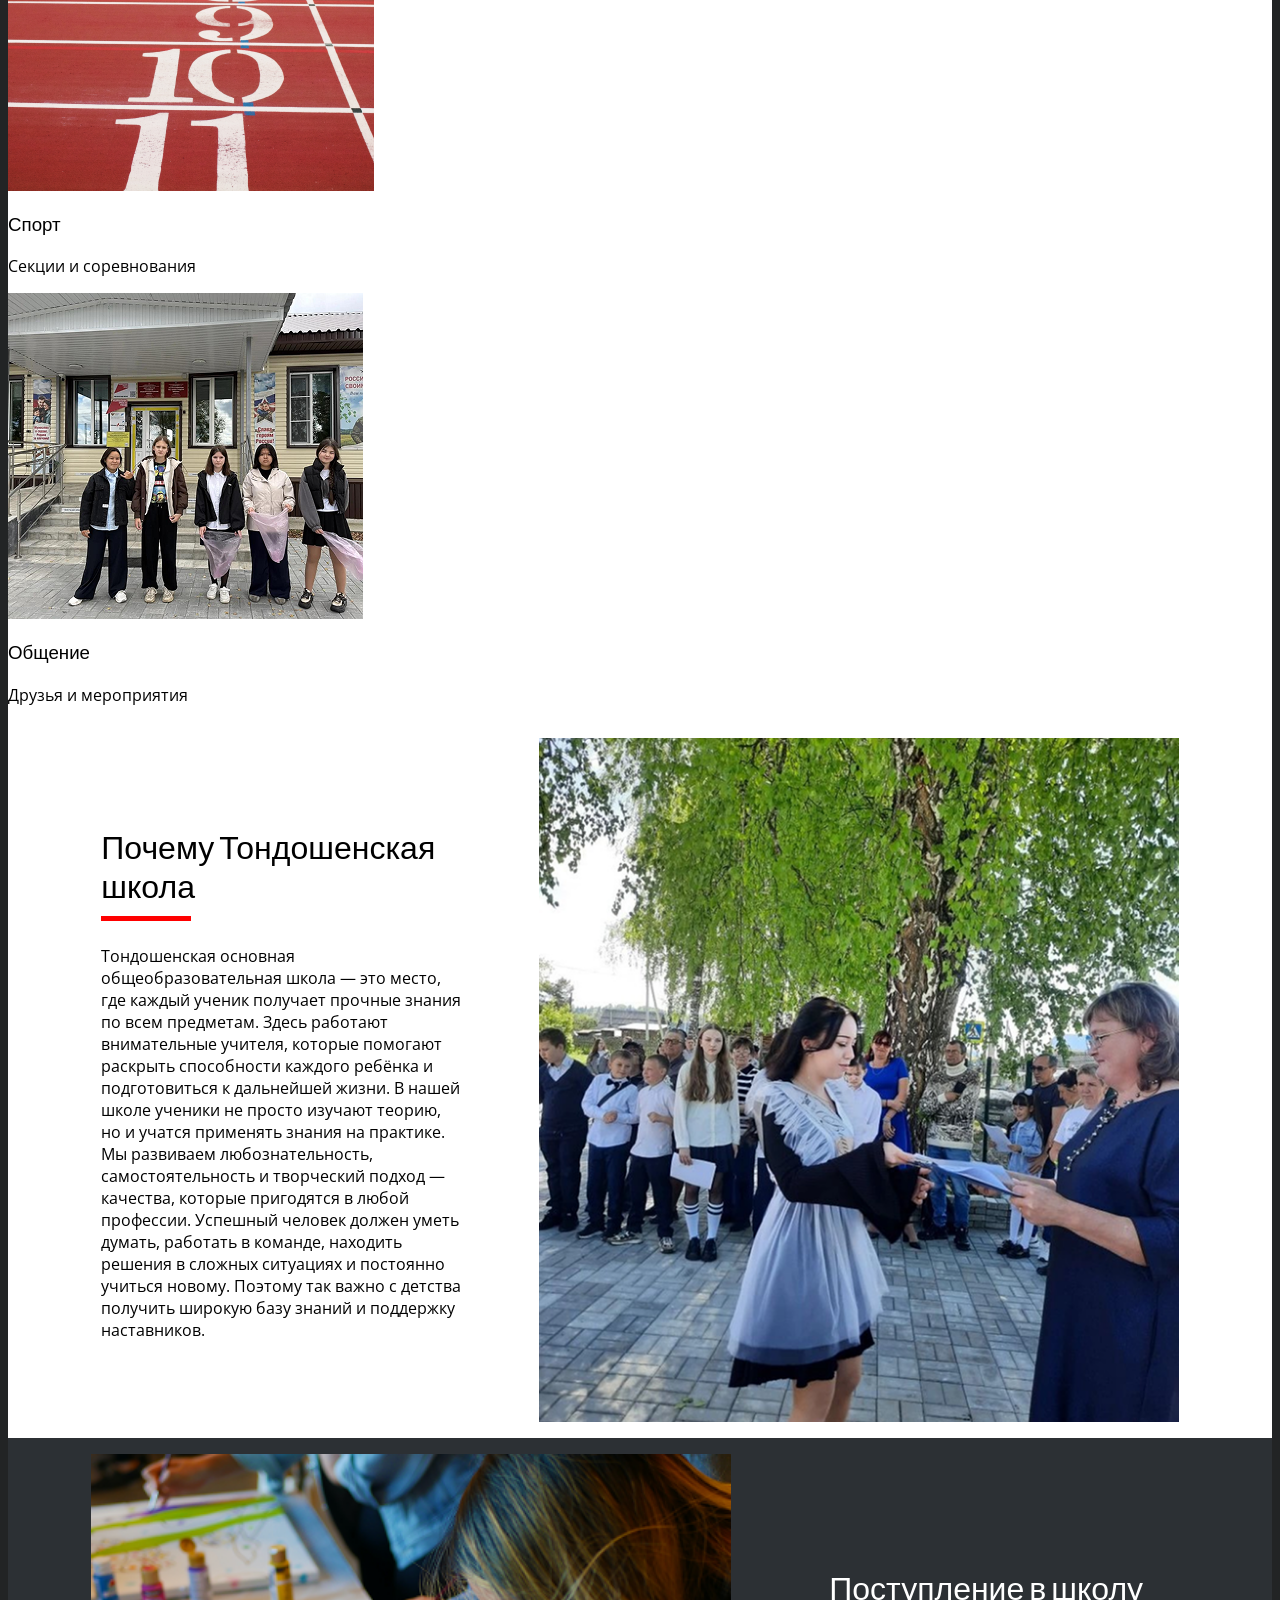
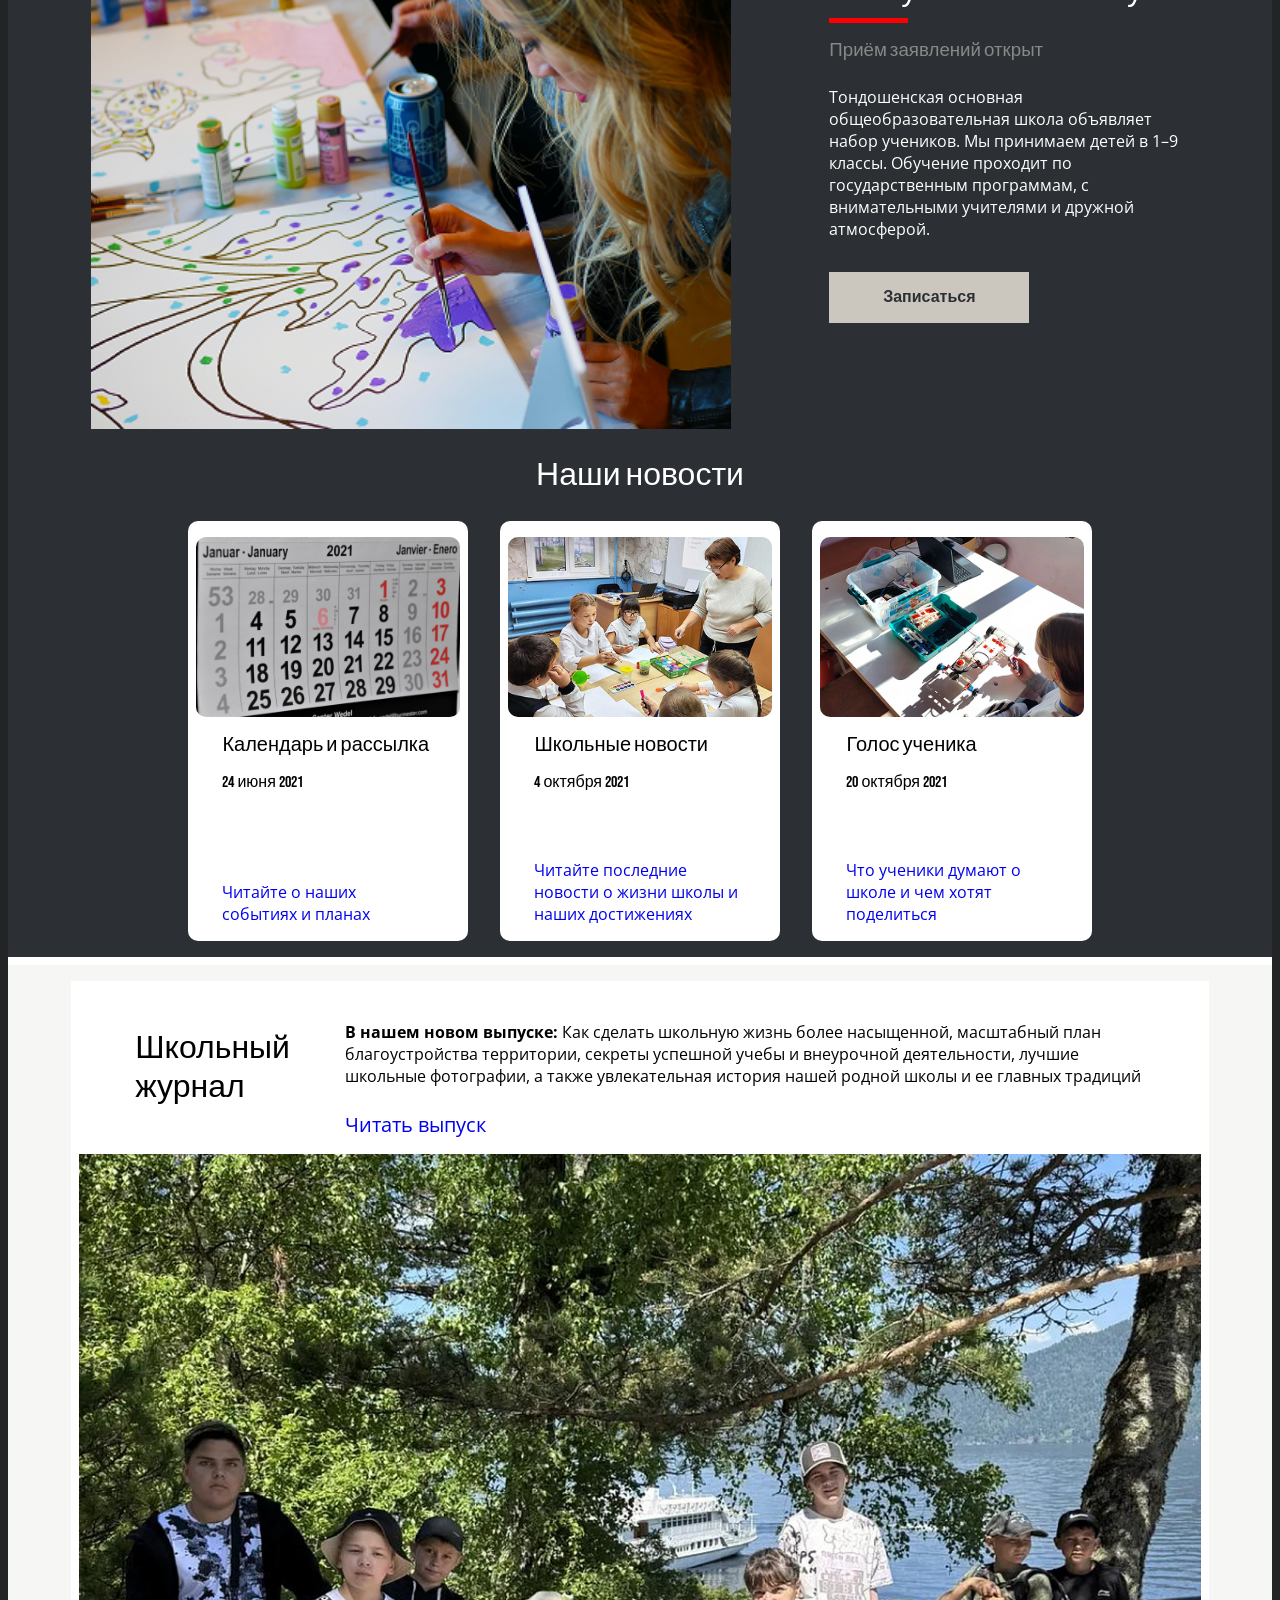
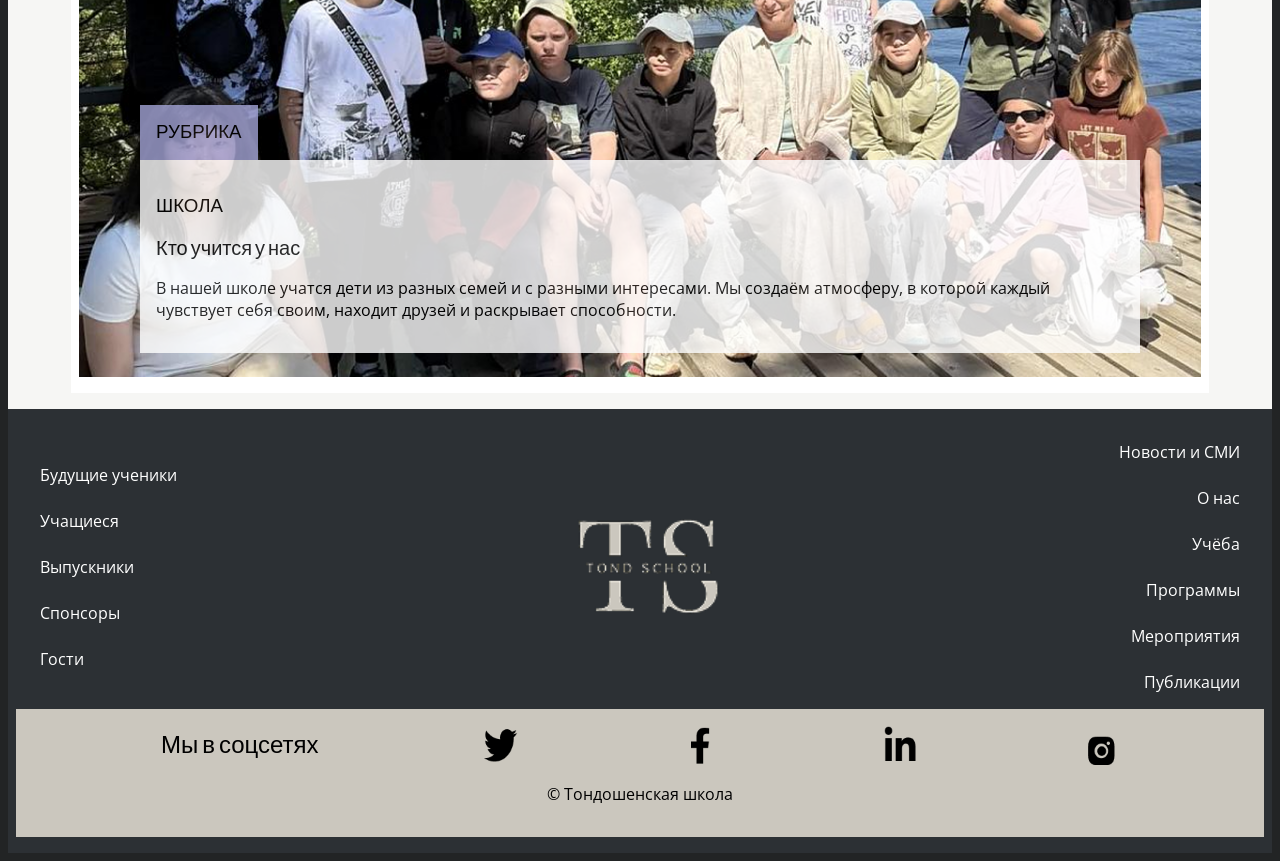
<file: main.html>
<!DOCTYPE html>
<html lang="en">
<head>
    <meta charset="UTF-8">
    <meta name="viewport" content="width=device-width, initial-scale=1.0">
    <title>Document</title>
    <link rel="stylesheet" href="style.css">

    <!-- font heading -->
    <link rel="preconnect" href="https://fonts.googleapis.com">
    <link rel="preconnect" href="https://fonts.gstatic.com" crossorigin>
    <link href="https://fonts.googleapis.com/css2?family=Bebas+Neue&display=swap" rel="stylesheet">
    <!-- text heading -->
    <link rel="preconnect" href="https://fonts.googleapis.com">
    <link rel="preconnect" href="https://fonts.gstatic.com" crossorigin>
    <link href="https://fonts.googleapis.com/css2?family=Open+Sans:ital,wght@0,300..800;1,300..800&display=swap" rel="stylesheet">
</head>
<body>
    <div class="container">
        <header>
            <a href="main.html">
                <img class="header-logo" src="image/logo.png" alt="Logo">
            </a>
            <div class="header-nav" id="primary-nav">
                <nav><a class="header-link open-sans" href="main.html">Главная</a></nav>
                <nav><a class="header-link open-sans" href="about-us.html">О школе</a></nav>
                <nav><a class="header-link open-sans" href="gallary.html">Галерея</a></nav>
                <nav><a class="header-link open-sans" href="news.html">Новости</a></nav>
                <nav><a class="header-link open-sans" href="publications.html">Публикации</a></nav>
            </div>
            <button class="burger-menu" aria-label="Открыть меню" aria-expanded="false" aria-controls="primary-nav">
                <span class="burger-menu-line"></span>
                <span class="burger-menu-line"></span>
                <span class="burger-menu-line"></span>
            </button>
        </header>
        <main>
            <section class="hero"> 
                <h1 class="hero-heading bebas-neue">Раскрой свой потенциал</h1>
                <p class="hero-text open-sans">Тондошенская основная общеобразовательная школа — место, где каждый ученик находит свой путь. Мы растим любознательных, целеустремлённых и творческих людей</p>
                <div class="hero-block-btn">
                    <a href="#" class="btn btn--opaque bebas-neue-big">Записаться</a>
                    <a href="#" class="btn btn--transparent bebas-neue-big">Войти</a>
                </div>
            </section>
            <section class="slider">
                <div class="slider-track">
                    <div class="slider-block">
                        <img class="slider-image" src="image-main/school.png" alt="school">
                        <div class="slider-block-text">
                            <h3 class="slider-block-heading bebas-neue">Школьная жизнь</h3>
                            <p class="open-sans">Всё самое интересное здесь</p>
                        </div>
                    </div>  
                    <div class="slider-block">
                        <img class="slider-image" src="image-main/graduation.png" alt="graduation">
                        <div class="slider-block-text">
                            <h3 class="slider-block-heading bebas-neue">Выпускной</h3>
                            <p class="open-sans">Путь во взрослую жизнь</p>
                        </div>
                    </div>
                    <div class="slider-block">
                        <img class="slider-image" src="image-main/sport.png" alt="sport">
                        <div class="slider-block-text">
                            <h3 class="slider-block-heading bebas-neue">Спорт</h3>
                            <p class="open-sans">Секции и соревнования</p>
                        </div>
                    </div>
                    <div class="slider-block">
                        <img class="slider-image" src="image-main/girl.png" alt="girl">
                        <div class="slider-block-text">
                            <h3 class="slider-block-heading bebas-neue">Общение</h3>
                            <p class="open-sans">Друзья и мероприятия</p>
                        </div>
                    </div>
                </div>
            </section>
            <section class="benefits">
                <div class="benefits-text-block">
                    <h2 class="heading bebas-neue">Почему Тондошенская школа</h2> 
                    <p class="benefits-text open-sans">
                        Тондошенская основная общеобразовательная школа — это место, где каждый ученик получает прочные знания по всем предметам. Здесь работают внимательные учителя, которые помогают раскрыть способности каждого ребёнка и подготовиться к дальнейшей жизни.
                        В нашей школе ученики не просто изучают теорию, но и учатся применять знания на практике. Мы развиваем любознательность, самостоятельность и творческий подход — качества, которые пригодятся в любой профессии.
                        Успешный человек должен уметь думать, работать в команде, находить решения в сложных ситуациях и постоянно учиться новому. Поэтому так важно с детства получить широкую базу знаний и поддержку наставников.
                    </p>
                </div>
                <img class="benefit-img imagery" src="image-main/student.png" alt="student">
            </section>
            <section class="admission">
                <div class="admission-block">
                    <img class="admission-img" src="image-main/group.png" alt="group">
                    <div class="admission-block-text">
                        <h2 class="heading bebas-neue">Поступление в школу</h2>
                        <h3 class="subtitle bebas-neue">Приём заявлений открыт</h3>
                        <p class="open-sans">Тондошенская основная общеобразовательная школа объявляет набор учеников. Мы принимаем детей в 1–9 классы. Обучение проходит по государственным программам, с внимательными учителями и дружной атмосферой.</p>
                        <a class="btn btn--admission bebas-neue-big" href="#">Записаться</a>
                    </div>
                </div>
                <div class="admission-posts">
                    <h2 class="admission-heading bebas-neue">Наши новости</h2>
                    <div class="admission-track">
                        <div class="post">
                            <img class="post-img" src="image-main/date.png" alt="">
                            <div class="post-text">
                                <div>
                                    <h3 class="post-heading bebas-neue">Календарь и рассылка</h3>
                                    <time class="bebas-neue" datetime="24-06-2021">24 июня 2021</time>
                                </div>
                                <a href="#" class="open-sans">Читайте о наших событиях и планах</a>
                            </div>
                        </div>
                        <div class="post">
                            <img class="post-img" src="image-main/children.png" alt="">
                            <div class="post-text">
                                <div>
                                    <h3 class="post-heading bebas-neue">Школьные новости</h3>
                                    <time class="bebas-neue" datetime="04-10-2021">4 октября 2021</time>
                                </div>
                                <a href="#" class="open-sans">Читайте последние новости о жизни школы и наших достижениях</a>
                            </div>
                        </div>
                        <div class="post">
                            <img class="post-img" src="image-main/constructor.png" alt="">
                            <div class="post-text">
                                <div>
                                    <h3 class="post-heading bebas-neue">Голос ученика</h3>
                                    <time class="bebas-neue" datetime="20-10-2021">20 октября 2021</time>
                                </div>
                                <a href="#" class="open-sans">Что ученики думают о школе и чем хотят поделиться</a>
                            </div>
                        </div>
                    </div>
                </div>
            </section>
            <section class="magazine">
                <div class="magazine-panel">
                    <div class="magazine-title">
                        <h2 class="magazine-heading bebas-neue">Школьный журнал</h2>
                        <div class="magazine-text-title">
                            <p class="open-sans"><b class="open-sans">В нашем новом выпуске:</b> Как сделать школьную жизнь более насыщенной, масштабный план благоустройства территории, секреты успешной учебы и внеурочной деятельности, лучшие школьные фотографии, а также увлекательная история нашей родной школы и ее главных традиций</p>
                            <a href="#" class="open-sans">Читать выпуск</a>
                        </div>
                    </div>
                    <div class="magazine-card">
                        <div class="magazine-card-text">
                            <div class="magazine-badge"><h3 class="bebas-neue">РУБРИКА</h3></div>
                            <div class="magazine-text">
                                <h3 class="bebas-neue">ШКОЛА</h3>
                                <h4 class="bebas-neue">Кто учится у нас</h4>
                                <p class="open-sans">В нашей школе учатся дети из разных семей и с разными интересами. Мы создаём атмосферу, в которой каждый чувствует себя своим, находит друзей и раскрывает способности.</p>
                            </div>
                        </div>
                    </div>
                </div>
            </section>
        </main>
        <footer>
            <div class="footer-block-logo"> 
                <ul class="footer-links">
                    <li class="footer-link open-sans">Будущие ученики</li>
                    <li class="footer-link open-sans">Учащиеся</li>
                    <li class="footer-link open-sans">Выпускники</li>
                    <li class="footer-link open-sans">Спонсоры</li>
                    <li class="footer-link open-sans">Гости</li>
                </ul>
                <img class="footer-img" src="image/logo.png" alt="footer-img">
                <ul class="footer-links links-right">
                    <li class="footer-link open-sans">Новости и СМИ</li>
                    <li class="footer-link open-sans">О нас</li>
                    <li class="footer-link open-sans">Учёба</li>
                    <li class="footer-link open-sans">Программы</li>
                    <li class="footer-link open-sans">Мероприятия</li>
                    <li class="footer-link open-sans">Публикации</li>
                </ul>
            </div>
            <div class="footer-block-social">
                <div class="footer-social">
                    <h3 class="bebas-neue">Мы в соцсетях</h3>
                    <img class="img-social" src="image-main/twitter.png" alt="twitter">
                    <img class="img-social" src="image-main/facebook.png" alt="facebook">
                    <img class="img-social" src="image-main/in.png" alt="in">
                    <img class="img-social" src="image-main/instagram.png" alt="instagram">
                </div>
                <p class="open-sans">© Тондошенская школа</p>
            </div>
        </footer>
    </div>
    <script src="script.js"></script>
</body>
</html
</file>
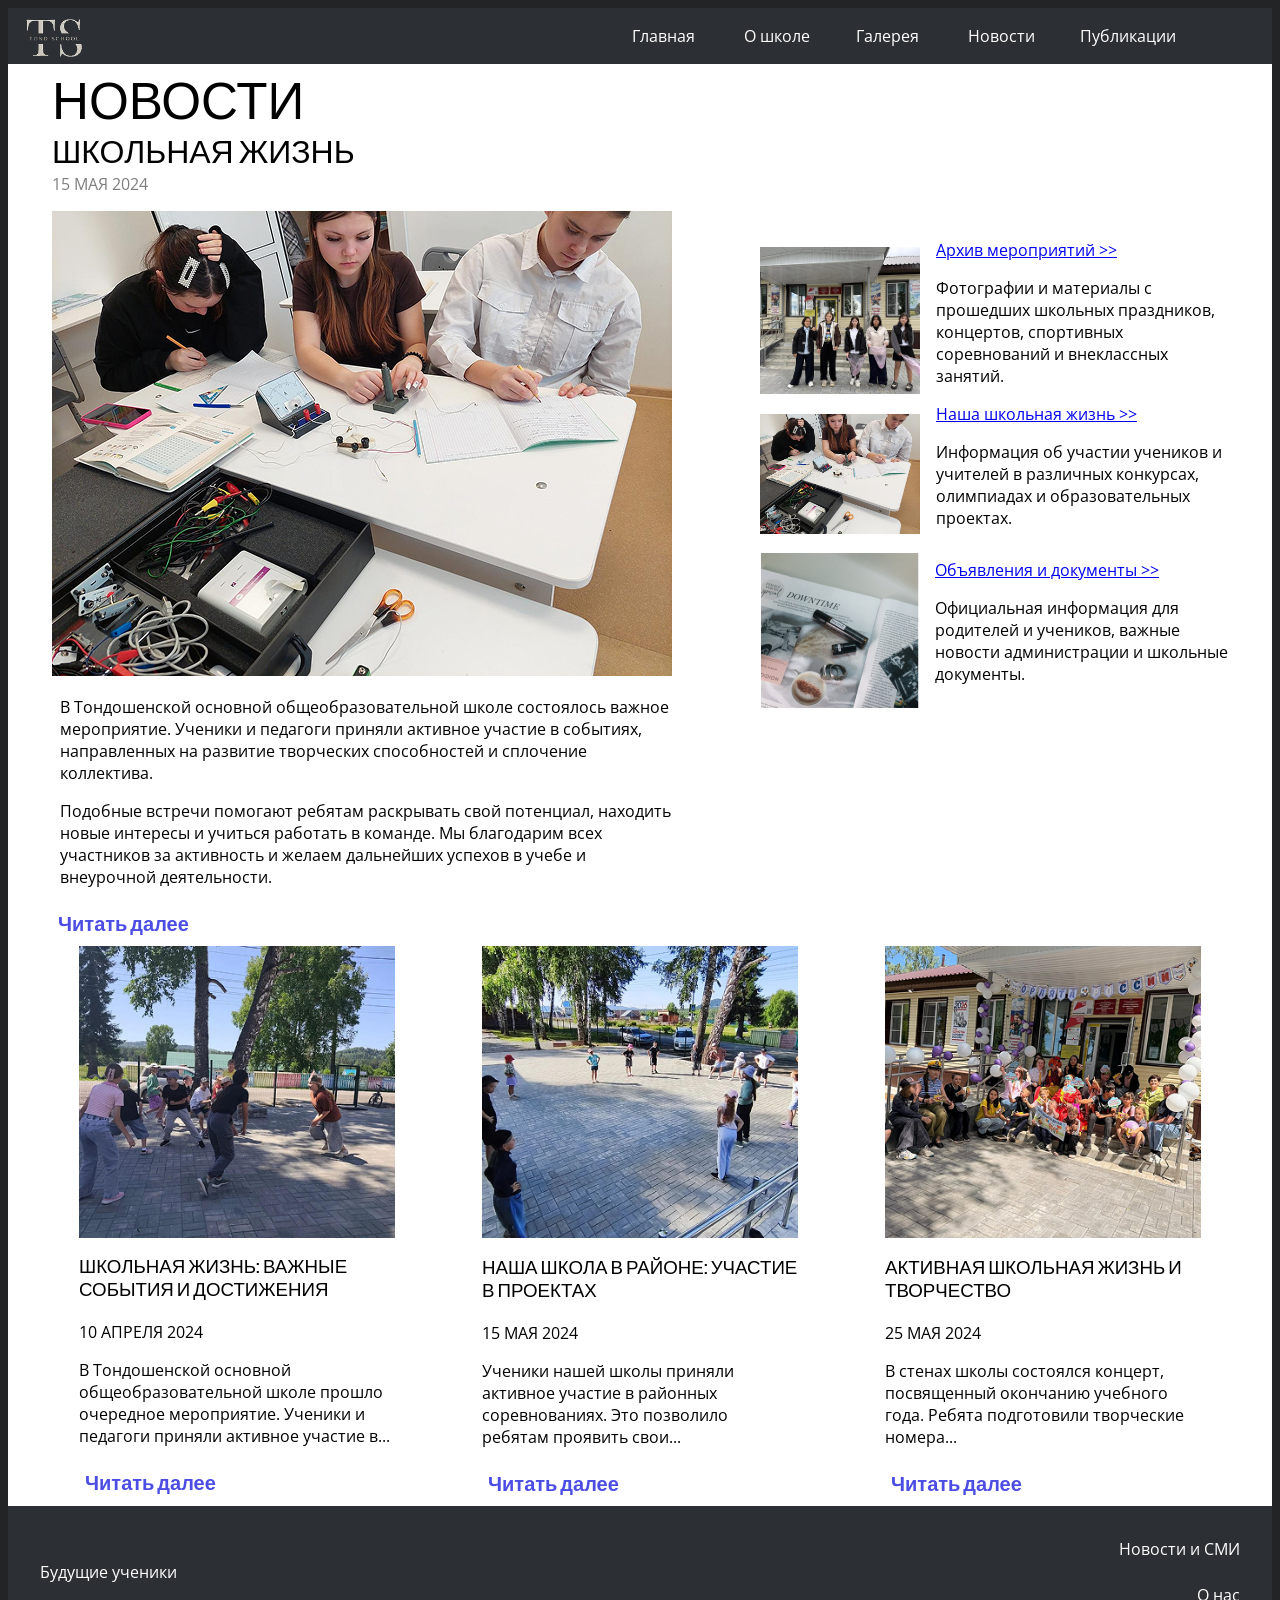
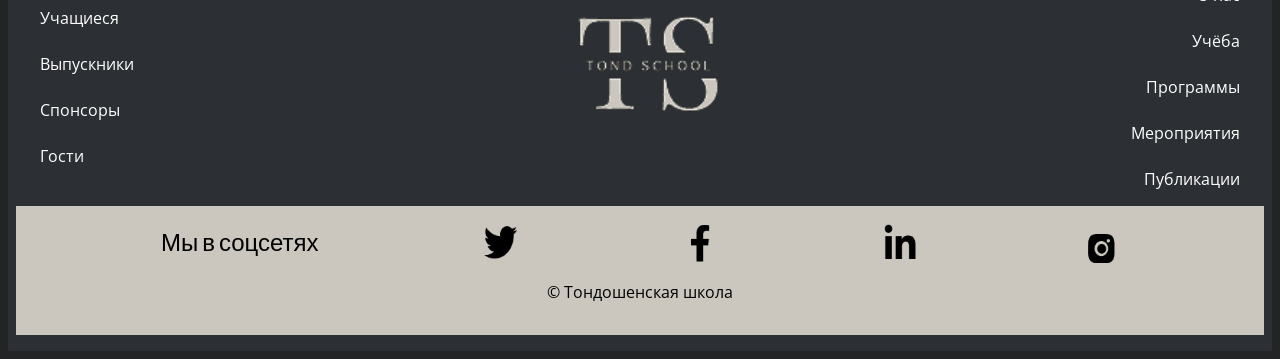
<file: news.html>
<!DOCTYPE html>
<html lang="en">
<head>
    <meta charset="UTF-8">
    <meta name="viewport" content="width=device-width, initial-scale=1.0">
    <title>Document</title>
    <link href="libs/aos.css" rel="stylesheet">
    <link rel="stylesheet" href="libs/swiper-bundle.min.css">
    <link rel="stylesheet" href="style.css">

    <!-- font heading -->
    <link rel="preconnect" href="https://fonts.googleapis.com">
    <link rel="preconnect" href="https://fonts.gstatic.com" crossorigin>
    <link href="https://fonts.googleapis.com/css2?family=Bebas+Neue&display=swap" rel="stylesheet">
    <!-- text heading -->
    <link rel="preconnect" href="https://fonts.googleapis.com">
    <link rel="preconnect" href="https://fonts.gstatic.com" crossorigin>
    <link href="https://fonts.googleapis.com/css2?family=Open+Sans:ital,wght@0,300..800;1,300..800&display=swap" rel="stylesheet">
</head>
<body>
    <div class="container">
        <header class="header--back">
            <a href="index.html">
                <img class="header-logo" src="image/logo.png" alt="Logo">
            </a>
            <div class="header-nav" id="primary-nav">
                <nav><a class="header-link open-sans" href="index.html">Главная</a></nav>
                <nav><a class="header-link open-sans" href="about-us.html">О школе</a></nav>
                <nav><a class="header-link open-sans" href="gallary.html">Галерея</a></nav>
                <nav><a class="header-link open-sans" href="news.html">Новости</a></nav>
                <nav><a class="header-link open-sans" href="publications.html">Публикации</a></nav>
            </div>
            <button class="burger-menu" aria-label="Открыть меню" aria-expanded="false" aria-controls="primary-nav">
                <span class="burger-menu-line"></span>
                <span class="burger-menu-line"></span>
                <span class="burger-menu-line"></span>
            </button>
        </header>
        <main>
            <section class="block-news" data-aos="fade-up">
                <div class="box-news">
                    <h1 class="Heading-news bebas-neue">НОВОСТИ</h1>
                    <h2 class="bebas-neue">ШКОЛЬНАЯ ЖИЗНЬ</h2>
                    <time datetime="15-05-2024" class="opacity-text open-sans">15 МАЯ 2024</time>
                    <img class="news-img" src="news-img/students.png" alt="students">
                    <p class="box-news-text open-sans">В Тондошенской основной общеобразовательной школе состоялось важное мероприятие. Ученики и педагоги приняли активное участие в событиях, направленных на развитие творческих способностей и сплочение коллектива.</p>
                    <p class="box-news-text open-sans">Подобные встречи помогают ребятам раскрывать свой потенциал, находить новые интересы и учиться работать в команде. Мы благодарим всех участников за активность и желаем дальнейших успехов в учебе и внеурочной деятельности.</p>
                    <button class="text-btn bebas-neue-big">Читать далее</button>
                </div>
                <div class="events">
                    <div class="event">
                        <img class="event-img" src="news-img/girl.png" alt="girl">
                        <div class="event-text">
                            <a href="#" class="open-sans">Архив мероприятий >></a>
                            <p class="open-sans">Фотографии и материалы с прошедших школьных праздников, концертов, спортивных соревнований и внеклассных занятий.</p>
                        </div>
                    </div>
                    <div class="event">
                        <img class="event-img" src="news-img/students.png" alt="people">
                        <div class="event-text">
                            <a href="#" class="open-sans">Наша школьная жизнь >></a>
                            <p class="open-sans">Информация об участии учеников и учителей в различных конкурсах, олимпиадах и образовательных проектах.</p>
                        </div>
                    </div>
                    <div class="event">
                        <img class="event-img" src="news-img/makeup.png" alt="people">
                        <div class="event-text">
                            <a href="#" class="open-sans">Объявления и документы >></a>
                            <p class="open-sans">Официальная информация для родителей и учеников, важные новости администрации и школьные документы.</p>
                        </div>
                    </div>
                </div>
            </section>
            <section class="news-swiper">
            <div class="swiper" data-aos="fade-up">
                <div class="swiper-wrapper">
                    <div class="swiper-slide">
                        <img src="news-img/1.png" alt="1">
                        <h3 class="bebas-neue">ШКОЛЬНАЯ ЖИЗНЬ: ВАЖНЫЕ СОБЫТИЯ И ДОСТИЖЕНИЯ</h3>
                        <time datetime="10-04-2024" class="open-sans">10 АПРЕЛЯ 2024</time>
                        <p class="open-sans">В Тондошенской основной общеобразовательной школе прошло очередное мероприятие. Ученики и педагоги приняли активное участие в...</p>
                        <button class="text-btn bebas-neue-big">Читать далее</button>
                    </div>
                    <div class="swiper-slide">
                        <img src="news-img/2.png" alt="2">
                        <h3 class="bebas-neue">НАША ШКОЛА В РАЙОНЕ: УЧАСТИЕ В ПРОЕКТАХ</h3>
                        <time datetime="15-05-2024" class="open-sans">15 МАЯ 2024</time>
                        <p class="open-sans">Ученики нашей школы приняли активное участие в районных соревнованиях. Это позволило ребятам проявить свои...</p>
                        <button class="text-btn bebas-neue-big">Читать далее</button>
                    </div>
                    <div class="swiper-slide">
                        <img src="news-img/3.png" alt="3">
                        <h3 class="bebas-neue">АКТИВНАЯ ШКОЛЬНАЯ ЖИЗНЬ И ТВОРЧЕСТВО</h3>
                        <time datetime="25-04-2024" class="open-sans">25 МАЯ 2024</time>
                        <p class="open-sans">В стенах школы состоялся концерт, посвященный окончанию учебного года. Ребята подготовили творческие номера...</p>
                        <button class="text-btn bebas-neue-big">Читать далее</button>
                    </div>
                </div>
                <div class="swiper-pagination"></div>
            </div>
            </section>
        </main>
        <footer>
            <div class="footer-block-logo"> 
                <ul class="footer-links">
                    <li class="footer-link open-sans">Будущие ученики</li>
                    <li class="footer-link open-sans">Учащиеся</li>
                    <li class="footer-link open-sans">Выпускники</li>
                    <li class="footer-link open-sans">Спонсоры</li>
                    <li class="footer-link open-sans">Гости</li>
                </ul>
                <img class="footer-img" src="image/logo.png" alt="footer-img">
                <ul class="footer-links links-right">
                    <li class="footer-link open-sans">Новости и СМИ</li>
                    <li class="footer-link open-sans">О нас</li>
                    <li class="footer-link open-sans">Учёба</li>
                    <li class="footer-link open-sans">Программы</li>
                    <li class="footer-link open-sans">Мероприятия</li>
                    <li class="footer-link open-sans">Публикации</li>
                </ul>
            </div>
            <div class="footer-block-social">
                <div class="footer-social">
                    <h3 class="bebas-neue">Мы в соцсетях</h3>
                    <img class="img-social" src="image-main/twitter.png" alt="twitter">
                    <img class="img-social" src="image-main/facebook.png" alt="facebook">
                    <img class="img-social" src="image-main/in.png" alt="in">
                    <img class="img-social" src="image-main/instagram.png" alt="instagram">
                </div>
                <p class="open-sans">© Тондошенская школа</p>
            </div>
        </footer>
    </div>
    <script src="libs/aos.js"></script>
    <script>
        AOS.init({
            duration: 800,
            once: true
        });
    </script>
    <script src="libs/swiper-bundle.min.js"></script>
    <script src="news.js"></script>
    <script src="script.js"></script>
</body>
</html
</file>
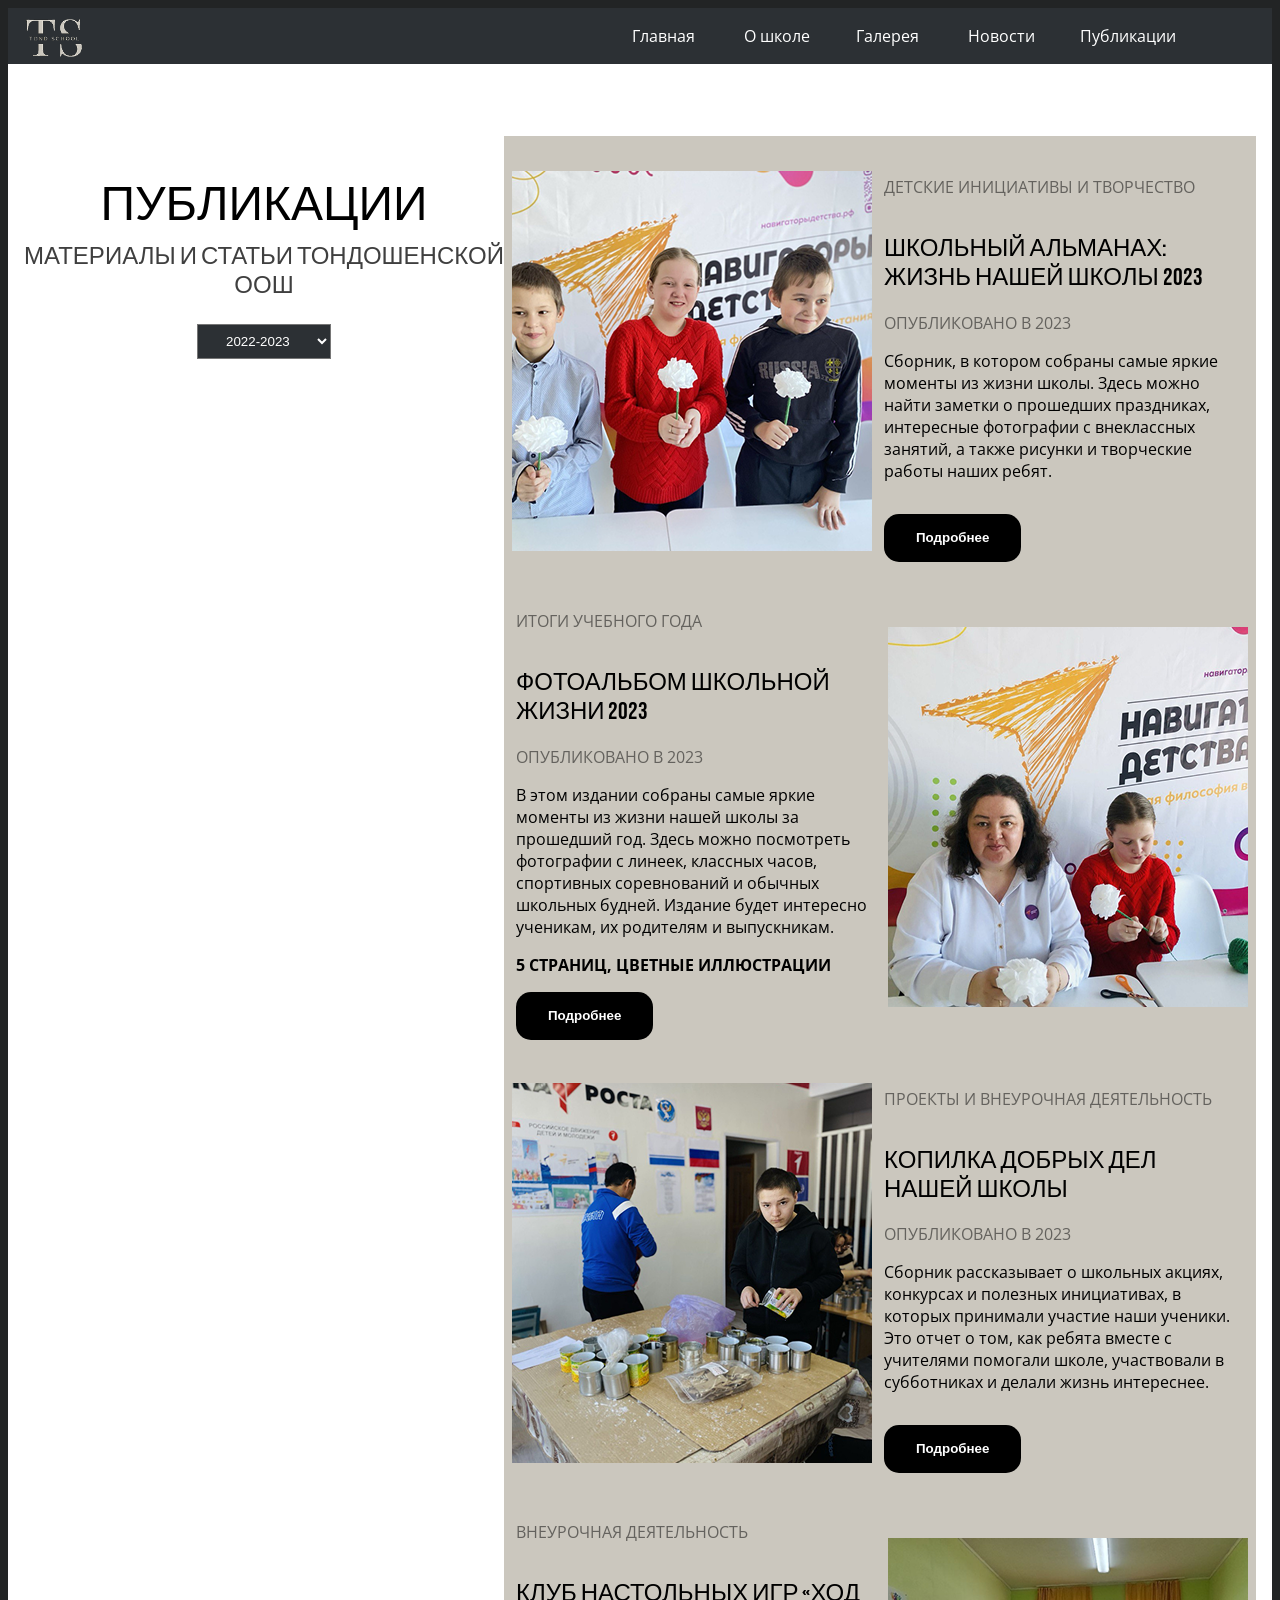
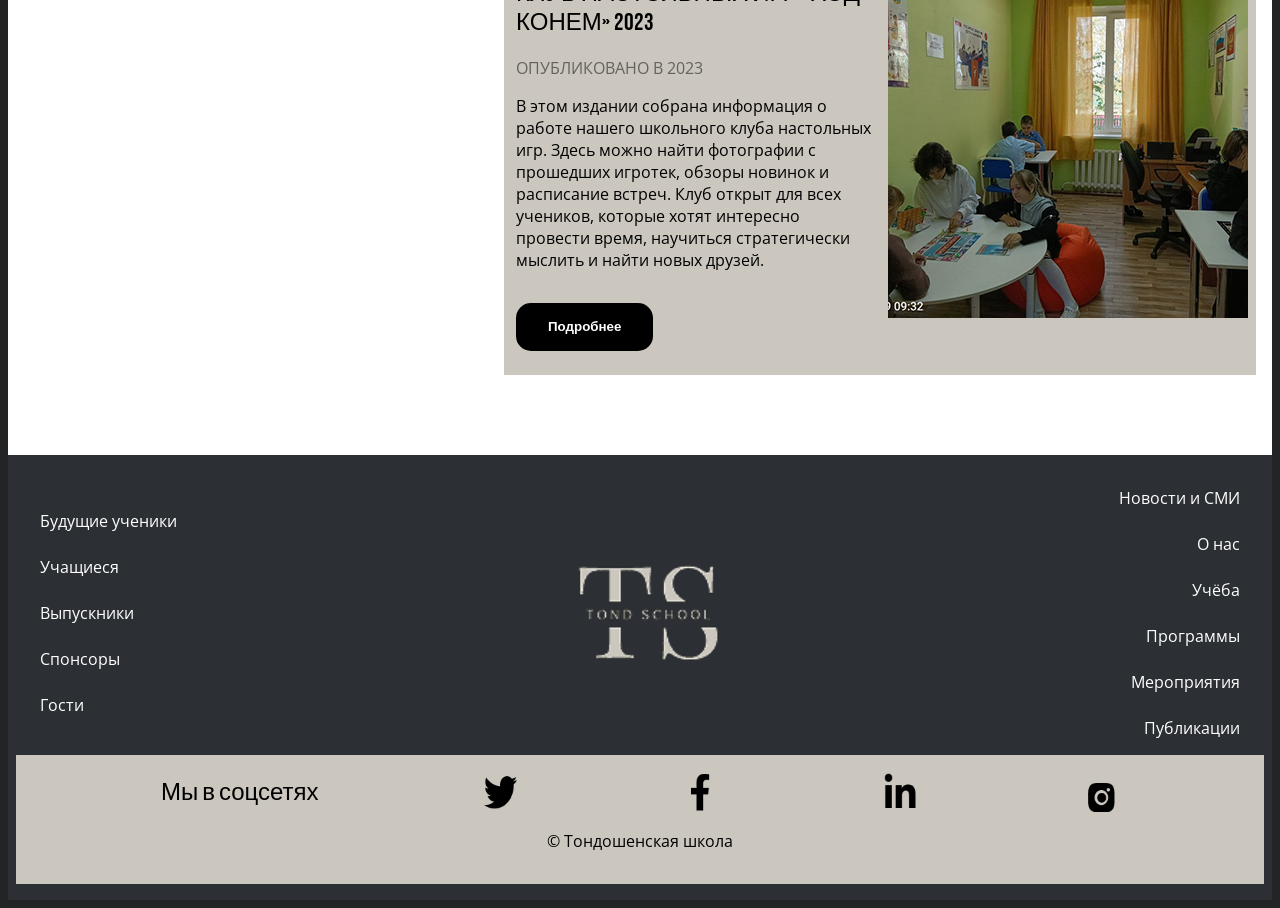
<file: publications.html>
<!DOCTYPE html>
<html lang="en">
<head>
    <meta charset="UTF-8">
    <meta name="viewport" content="width=device-width, initial-scale=1.0">
    <title>Document</title>
    <link href="libs/aos.css" rel="stylesheet">
    <link rel="stylesheet" href="style.css">

    <!-- font heading -->
    <link rel="preconnect" href="https://fonts.googleapis.com">
    <link rel="preconnect" href="https://fonts.gstatic.com" crossorigin>
    <link href="https://fonts.googleapis.com/css2?family=Bebas+Neue&display=swap" rel="stylesheet">
    <!-- text heading -->
    <link rel="preconnect" href="https://fonts.googleapis.com">
    <link rel="preconnect" href="https://fonts.gstatic.com" crossorigin>
    <link href="https://fonts.googleapis.com/css2?family=Open+Sans:ital,wght@0,300..800;1,300..800&display=swap" rel="stylesheet">
</head>
<body>
    <div class="container">
        <header class="header--back">
            <a href="index.html">
                <img class="header-logo" src="image/logo.png" alt="Logo">
            </a>
            <div class="header-nav" id="primary-nav">
                <nav><a class="header-link open-sans" href="index.html">Главная</a></nav>
                <nav><a class="header-link open-sans" href="about-us.html">О школе</a></nav>
                <nav><a class="header-link open-sans" href="gallary.html">Галерея</a></nav>
                <nav><a class="header-link open-sans" href="news.html">Новости</a></nav>
                <nav><a class="header-link open-sans" href="publications.html">Публикации</a></nav>
            </div>
            <button class="burger-menu" aria-label="Открыть меню" aria-expanded="false" aria-controls="primary-nav">
                <span class="burger-menu-line"></span>
                <span class="burger-menu-line"></span>
                <span class="burger-menu-line"></span>
            </button>
        </header>
        <main> 
            <section class="publication" data-aos="fade-up">
                <div class="publication-title">
                    <h1 class="bebas-neue">ПУБЛИКАЦИИ</h1>
                    <h2 class="bebas-neue">МАТЕРИАЛЫ И СТАТЬИ ТОНДОШЕНСКОЙ ООШ</h2>
                    <select class="publication-filter-select">
                        <option value="2023-06-25" class="open-sans">2022-2023</option>
                        <option value="2023-05-12" class="open-sans">2024-2025</option>
                        <option value="2023-03-01" class="open-sans">2026-2027</option>
                    </select>
                </div>
                <div class="publication-archive">
                    <div class="publication-block">
                        <img class="publication-img" src="publication-img/1.png" alt="1">
                        <div class="publication-text">
                            <p class="opacity-text open-sans">ДЕТСКИЕ ИНИЦИАТИВЫ И ТВОРЧЕСТВО</p>
                            <h2 class="publication-heading bebas-neue">ШКОЛЬНЫЙ АЛЬМАНАХ: ЖИЗНЬ НАШЕЙ ШКОЛЫ 2023</h2>
                            <time class="opacity-text open-sans" datetime="2023">ОПУБЛИКОВАНО В 2023</time>
                            <p class="open-sans">Сборник, в котором собраны самые яркие моменты из жизни школы. Здесь можно найти заметки о прошедших праздниках, интересные фотографии с внеклассных занятий, а также рисунки и творческие работы наших ребят.</p>
                            <button class="publication-btn bebas-neue-big">Подробнее</button>
                        </div>
                    </div>
                    <div class="publication-block reverse">
                        <img class="publication-img" src="publication-img/2.png" alt="2">
                        <div class="publication-text">
                            <p class="opacity-text open-sans">ИТОГИ УЧЕБНОГО ГОДА</p>
                            <h2 class="publication-heading bebas-neue">ФОТОАЛЬБОМ ШКОЛЬНОЙ ЖИЗНИ 2023</h2>
                            <time class="opacity-text open-sans" datetime="2023">ОПУБЛИКОВАНО В 2023</time>
                            <p class="open-sans">В этом издании собраны самые яркие моменты из жизни нашей школы за прошедший год. Здесь можно посмотреть фотографии с линеек, классных часов, спортивных соревнований и обычных школьных будней. Издание будет интересно ученикам, их родителям и выпускникам.</p>
                            <b class="open-sans">5 СТРАНИЦ, ЦВЕТНЫЕ ИЛЛЮСТРАЦИИ</b>
                            <button class="publication-btn bebas-neue-big">Подробнее</button>
                        </div>
                    </div>
                    <div class="publication-block">
                        <img class="publication-img" src="publication-img/3.png" alt="3">
                        <div class="publication-text">
                            <p class="opacity-text open-sans">ПРОЕКТЫ И ВНЕУРОЧНАЯ ДЕЯТЕЛЬНОСТЬ</p>
                            <h2 class="publication-heading bebas-neue">КОПИЛКА ДОБРЫХ ДЕЛ НАШЕЙ ШКОЛЫ</h2>
                            <time class="opacity-text open-sans" datetime="2023">ОПУБЛИКОВАНО В 2023</time>
                            <p class="open-sans">Сборник рассказывает о школьных акциях, конкурсах и полезных инициативах, в которых принимали участие наши ученики. Это отчет о том, как ребята вместе с учителями помогали школе, участвовали в субботниках и делали жизнь интереснее.</p>
                            <button class="publication-btn bebas-neue-big">Подробнее</button>
                        </div>
                    </div>
                    <div class="publication-block reverse">
                        <img class="publication-img" src="publication-img/4.png" alt="4">
                        <div class="publication-text">
                            <p class="opacity-text open-sans">ВНЕУРОЧНАЯ ДЕЯТЕЛЬНОСТЬ</p>
                            <h2 class="publication-heading bebas-neue">КЛУБ НАСТОЛЬНЫХ ИГР «ХОД КОНЕМ» 2023</h2>
                            <time class="opacity-text open-sans" datetime="2023">ОПУБЛИКОВАНО В 2023</time>
                            <p class="open-sans">В этом издании собрана информация о работе нашего школьного клуба настольных игр. Здесь можно найти фотографии с прошедших игротек, обзоры новинок и расписание встреч. Клуб открыт для всех учеников, которые хотят интересно провести время, научиться стратегически мыслить и найти новых друзей.</p>
                            <button class="publication-btn bebas-neue-big">Подробнее</button>
                        </div>
                    </div>
                </div>
            </section>
        </main>
        <footer>
            <div class="footer-block-logo"> 
                <ul class="footer-links">
                    <li class="footer-link open-sans">Будущие ученики</li>
                    <li class="footer-link open-sans">Учащиеся</li>
                    <li class="footer-link open-sans">Выпускники</li>
                    <li class="footer-link open-sans">Спонсоры</li>
                    <li class="footer-link open-sans">Гости</li>
                </ul>
                <img class="footer-img" src="image/logo.png" alt="footer-img">
                <ul class="footer-links links-right">
                    <li class="footer-link open-sans">Новости и СМИ</li>
                    <li class="footer-link open-sans">О нас</li>
                    <li class="footer-link open-sans">Учёба</li>
                    <li class="footer-link open-sans">Программы</li>
                    <li class="footer-link open-sans">Мероприятия</li>
                    <li class="footer-link open-sans">Публикации</li>
                </ul>
            </div>
            <div class="footer-block-social">
                <div class="footer-social">
                    <h3 class="bebas-neue">Мы в соцсетях</h3>
                    <img class="img-social" src="image-main/twitter.png" alt="twitter">
                    <img class="img-social" src="image-main/facebook.png" alt="facebook">
                    <img class="img-social" src="image-main/in.png" alt="in">
                    <img class="img-social" src="image-main/instagram.png" alt="instagram">
                </div>
                <p class="open-sans">© Тондошенская школа</p>
            </div>
        </footer>
    </div>
</body>
<script src="libs/aos.js"></script>
<script>
  AOS.init({
    duration: 800,
    once: true   
  });
</script>
<script src="script.js"></script>
</html>
</file>
<file: style.css>
*, ::before, ::after {
  box-sizing: border-box;
}
body{ 
    background-color: #222425;
}
.no-scroll{ 
    overflow: hidden;
}
.container{ 
    background-color: #ffffff;
    max-width: 1536px;
    min-height: 100vh;
    margin: 0 auto;
    position: relative;
    overflow: hidden;
}
.heading{ 
    font-size: clamp(1.5rem, 3vw, 2em);
    margin-bottom: 0.5rem;
}
.heading::after{ 
    content: '';
    display: block;
    margin-top: 0.5rem;
    width: 25%;
    height: 5px;
    background-color: red;
}
.btn{ 
    width: 100%;
    padding: 1rem 0.5rem;
    border-radius: 10px;
    margin-top: 1rem;
    text-decoration: none;
    text-align: center;
}
.imagery::after {
    content: '';
    position: absolute;
    top: 0;
    left: 0;
    width: 100%;
    height: 100%;
    background-color: #2C3034;
    opacity: 0.4;
    transition: opacity 0.4s ease;
    pointer-events: none; 
}
.imagery:hover::after {
    opacity: 0;
}
/* Font */
.bebas-neue{
  font-family: "Bebas Neue", sans-serif;
  font-weight: 500;
  font-style: normal;
}
.bebas-neue-big{
  font-family: "Bebas Neue", sans-serif;
  font-weight: 700;
  font-style: normal;
}
.open-sans {
  font-family: "Open Sans", sans-serif;
  font-optical-sizing: auto;
  font-weight: weight;
  font-style: normal;
  font-variation-settings: "wdth" 100;
}
/* header */
header{ 
    width: 100%;
    display: flex;
    justify-content: space-between;
    align-items: center;
    position: absolute;
    z-index: 10;
}
header.is_press{ 
    min-height: 100vh;
    opacity: 0.8;
    align-items: flex-start;
    background-color: #2C3034;
    z-index: 100;
}
.header--back{ 
    background-color: #2C3034;
}
.header-logo{ 
    width: 60px;
    height: auto;
    margin-left: 1rem;
    margin-top: 0.5rem;
}
.header-nav{ 
    width: 75%;
    max-width: 640px;
    display: none;
    grid-template-columns: repeat(5, 15%);
    grid-template-rows: auto;
    grid-column-gap: 1rem; 
    color: #CBC7BE;
}
.header-nav.is_open{ 
    display: flex;
    justify-content: center;
    align-self: center;
    align-items: center;
    flex-direction: column;
    row-gap: 1.5rem;
    font-size: 1.25rem;
}
.header-link{ 
    text-decoration: none;
    color: #ffffff;
}
.burger-menu{ 
    display: flex;
    flex-direction: column;
    justify-content: center;
    align-items: center; 
    gap: 5px; 
    background-color: transparent;
    border: none; 
    cursor: pointer;
    padding: 0; 
    margin-right: 1rem;
    transition: transform 0.5s ease, opacity 0.5s ease;
}
.burger-menu.is_open{ 
    margin-top: 1rem;
}
.burger-menu.is_open .burger-menu-line:nth-child(1) { 
    transform: translateY(8px) rotate(45deg);
}
.burger-menu.is_open .burger-menu-line:nth-child(2) { 
    opacity: 0;
}
.burger-menu.is_open .burger-menu-line:nth-child(3) { 
    transform: translateY(-8px) rotate(-45deg);
}
.burger-menu-line{ 
    width: 2rem;
    height: 0.2rem;
    background-color: #CBC7BE;
}

/* --! main !-- */

/* hero */
.hero{ 
    position: relative;
    width: 100%;
    display: flex;
    justify-content: center;
    align-items: center;
    flex-direction: column;
    color: #CBC7BE;
    background-image: linear-gradient(rgba(0, 0, 0, 0.4), rgba(0, 0, 0, 0.4)), url('image-main/hero-background.png');;
    background-size: cover;
    background-repeat: no-repeat;
    background-position: center;
    min-height: 600px;
}
.hero-heading{ 
    width: 80%;
    display: flex;
    justify-content: center;
    flex-direction: column;
    margin-top: 1.5rem;
    margin-bottom: 0.5rem;
    font-size: clamp(2rem, 5vw, 4rem);
}
.hero-text{ 
    width: 80%;
}
.hero-block-btn{ 
    width: 80%;
    display: flex;
    justify-content: center;
    align-items: center;
    flex-direction: column;
}
.btn--opaque{ 
    border: none;
    background-color: #CBC7BE;
    color: #2C3034;
}
.btn--transparent{ 
    border: 1px solid #CBC7BE;
    background-color: transparent;
    color: #CBC7BE;
}
/* swiper */
.swiper-wrapper{ 
}
.swiper-slide{ 
    display: flex;
    justify-content: center;
    align-items: center;
}
.swiper-block-img{ 
    width: 100%;
    position: relative;
    z-index: 1;
}
.swiper-block-img::after{ 
    content: "";
    position: absolute;
    top: 0;
    left: 0;
    width: 100%;
    height: 100%;
    background-color: #000000;
    opacity: 0.5;
    z-index: 5;
}
.swiper-img{ 
    aspect-ratio: 1/1;
    width: 100%;
    height: auto;
}
.swiper-slide-text{ 
    position: absolute;
    z-index: 10;
    color: #ffffff;
    display: flex;
    justify-content: center;
    align-items: center;
    flex-direction: column;
}
.swiper-slide-text h2{
    margin: 0.5rem; 
}
.swiper-slide-text p{ 
    margin: 0;
}
.swiper-pagination-bullet.swiper-pagination-bullet-active{ 
    background-color: #ffffff;
}
.swiper-button-prev{ 
    color: #ffffff;
    width: 20px;
    height: auto;
}
.swiper-button-next{ 
    color: #ffffff;
    width: 20px;
    height: auto
}
/* benefits */
.benefits{ 
    width: 100%;
    padding: 1rem;
    display: flex;
    justify-content: center;
    align-items: flex-start;
    flex-direction: column;
    background-color: #ffffff;
}
.benefits-text-block{ 
    width: 100%;
    display: flex;
    justify-content: center;
    align-items: flex-start;
    flex-direction: column;
}
.benefit-img{
    display: none;
}
/* admission */
.admission{
    width: 100%;
    display: flex;
    justify-content: center;
    align-items: center;
    flex-direction: column;
    color: white;
    padding: 1rem 0;
    background-color: #2C3034;
}
.admission-block{ 
    width: 100%;
    display: flex;
    justify-content: center;
    align-items: center;
    flex-direction: column;
    max-width: 420px;
}
.admission-img{ 
    width: 100%;
}
.admission-block-text{ 
    width: 90%;
    display: flex;
    justify-content: center;
    align-items: flex-start;
    flex-direction: column;
}
.admission-block-text h3{ 
    margin: 0.5rem 0;
    color: #888888;
}
.admission-block-text p{ 
    margin: 1rem 0;
}
.btn--admission{
    color: #2C3034; 
    border: none;
    border-radius: 0;
    background-color: #CBC7BE;
    margin: 1rem 0;
}
.admission-posts{ 
    width: 100%;
    display: flex;
    justify-content: center;
    align-items: center;
    flex-direction: column;
}
.admission-heading{ 
    font-size: clamp(1.5rem, 3vw, 2rem);
}
.admission-track{ 
    width: 85%;
    display: flex;
    justify-content: safe center;
    overflow-x: auto;
    scroll-snap-type: x mandatory;
    -webkit-overflow-scrolling: touch; 
    gap: 2rem;
}
.post{ 
    display: flex;
    align-items: center;
    flex-direction: column;
    background-color: white;
    border: none;
    border-radius: 10px;
    color: black;
    flex: 0 0 280px;
    padding: 1rem 0.5rem;
    min-height: 420px;
}
.post-img{ 
    border-radius: 10px;
    width: 100%;
    height: 180px;
}
.post-text{ 
    width: 80%;
    display: flex;
    justify-content: space-between;
    align-items: flex-start;
    flex-direction: column;
    flex: 1;
}
.post-heading{ 
    font-size: 1.25rem;
    margin: 1rem 0;
}
.post-text h4{ 
    margin: 0.3rem 0;
    color: #888888;
}
.post-text a{
    text-decoration: none;
}
/* magazine */
.magazine{ 
    width: 100%;
    background-color: #F6F6F4;
    display: flex;
    justify-content: center;
    align-items: center;
    flex-direction: column;
    padding: 1rem 0;
    margin-top: 0.5rem;
}
.magazine-panel{ 
    width: 90%;
    background-color: rgb(255, 255, 255);
    display: flex;
    justify-content: center;
    align-items: center;
    flex-direction: column;
    padding: 1rem 0.5rem;
    max-width: 420px;
}
.magazine-title{ 
    width: 90%;
    display: flex;
    justify-content: center;
    flex-direction: column;
}
.magazine-heading{ 
    font-size: 2rem;
    margin-bottom: 0.5rem;
}
.magazine-text-title{ 
    max-width: 800px;
}
.magazine-text-title p{ 
    margin: 1.5rem 0;
}
.magazine-text-title a{ 
    font-size: 1.25rem;
    text-decoration: none;
}
.magazine-card{ 
    margin-top: 1rem;
    width: 100%;
    background-image: url('image-main/card-back.png');
    background-repeat: no-repeat;
    background-size: cover;
    padding: 1rem 0.5rem;
    display: flex;
    justify-content: flex-end;
    align-items: center;
    flex-direction: column;
    aspect-ratio: 9/16;
    max-width: 360px;
}
.magazine-card-text{ 
    width: 100%;
    max-width: 1000px;
    display: flex;
    align-items: flex-start;
    flex-direction: column;
}
.magazine-badge{ 
    padding: 1rem 1rem;
    background-color: #A3A4D6;
    display: flex;
    justify-content: center;
    align-items: center;
    opacity: 0.8;
}
.magazine-badge h3{ 
    margin: 0;
}
.magazine-text{ 
    width: 100%;
    display: flex;
    justify-content: center;
    align-items: flex-start;
    flex-direction: column;
    background-color: rgb(255, 255, 255);
    opacity: 0.8;
    padding: 1rem 1rem;
    margin-bottom: 0.5rem;
}
.magazine-text h4{ 
    margin: 0;
    font-size: 1.25rem;
}

/* footer */
footer{ 
    color: rgb(255, 255, 255);
    width: 100%;
    background-color: #2C3034;
    display: flex;
    justify-content: space-between;
    align-items: center;
    flex-direction: column;
    padding: 1rem 0.5rem;
}
.footer-block-logo{ 
    width: 100%;
    display: flex;
    justify-content: space-between;
    align-items: center;
    flex-direction: column;
}
.footer-links{ 
    display: flex;
    justify-content: center;
    flex-direction: column;
    width: 150px;
    row-gap: 1.5rem;
    list-style: none;
    padding: 0;
}
.footer-img{
    width: 150px;
    height: auto;
}
.footer-block-social{
    color: #000000; 
    width: 100%;
    background-color: #CBC7BE;
    display: flex;
    justify-content: space-evenly;
    align-items: center;
    flex-direction: column;
    padding: 1rem 0;
}
.footer-block-social h4{ 
    font-size: clamp(1rem, 3vw, 2rem);
    margin: 1rem 0;
    opacity: 0.5;
}
.footer-social{
    display: flex;
    justify-content: center;
    align-items: center;
    flex-direction: column;
    row-gap: 2rem;
    max-width: 1200px;
}
.footer-social h3{ 
    font-size: 1.5rem;
    margin: 0;
}
.img-social{ 
    width: 35px;
    height: auto;
}

/* --! about !-- */
.menu{ 
    width: 100%;
    display: flex;
    justify-content: center;
    align-items: center;
    flex-direction: column;
    margin-top: 4rem;
    background-color: #ffffff;
}
.menu-list{ 
    width: 90%;
    list-style: none;
    display: flex;
    flex-direction: column;
    row-gap: 2rem;
    padding: 0;
}
.menu-list-li a{ 
    color: #000000;
    font-size: 1.25rem;
    text-decoration: none;
}
/* about */
.about{ 
    width: 100%;
    display: flex;
    justify-content: center;
    align-items: center;
    flex-direction: column;
    background-color: #ffffff;
}
.about-img{ 
    width: 100%;
}
.about-text{ 
    width: 90%;
}
.about-text h2{ 
    font-size: clamp(1.25rem, 3vw, 2rem);
}
/* programs */
.programs{ 
    width: 100%;
    display: flex;
    justify-content: center;
    align-items: center;
    flex-direction: column;
    background-color: #ffffff;
    padding: 1rem 0;
}
.programs-title{ 
    width: 100%;
    display: flex;
    justify-content: center;
    align-items: center;
    flex-direction: column;
}
.programs-events{
    width: 100%;
    display: flex;
    justify-content: center;
    align-items: center;
    flex-direction: column;
}
.programs-img{ 
    width: 100%;
    max-height: 560px;
}
.programs-text{ 
    width: 90%;
}
.programs-text h2{ 
    font-size: clamp(1.25rem, 3vw, 2rem);
}
/* --! gallary !-- */
.gallary-text{ 
    margin-top: 4rem;
    width: 100%;
    background-color: #ffffff;
    padding: 1rem;
    display: flex;
    justify-content: center;
    align-items: center;
    flex-direction: column;
}
.gallary-text p{
    width: 100%;
    max-width: 360px;
}
/* block-gallary-pictures */
.block-gallary-pictures{ 
    width: 100%;
    display: flex;
    justify-content: center;
    align-items: center;
    background-color: #ffffff;
    flex-direction: column;
}
.gallary-pictures{ 
    width: 90%;
    max-width: 1080px;
    display: grid;
    grid-template-columns: 100%;
    grid-template-rows: auto;
    grid-row-gap: 1rem;
    justify-content: center;
    justify-items: center;
    padding: 1rem 0;
}
.gallary-pictures .picture:nth-child(n+4) {
    display: none;
}
.gallary-pictures.show-all .picture:nth-child(n+4) {
    display: flex;
}
.picture{ 
    cursor: pointer;
    display: flex;
    justify-content: space-between;
    align-items: center;
    flex-direction: column;
    background-color: #2C3034;
    color: #ffffff;
    max-width: 360px;
}
.picture img{ 
    width: 100%;
}
.picture-text{ 
    padding: 1rem;
    display: flex;
    flex: 1;
    justify-content: center;
    align-items: flex-start;
    flex-direction: column;
}
.picture-text time{ 
    font-size: 1.25rem;
    opacity: 0.5;
}
.picture-text p{ 
    font-size: 1.25rem;
}
.picture-add{ 
    cursor: pointer;
    width: 100%;
    max-width: 360px;
    min-height: 480px;
    background-color: #2C3034;
    display: flex;
    justify-content: center;
    align-items: center;
}
.picture-add img{ 
    width: 100px;
}
.more{ 
    cursor: pointer;
    font-size: 1.25rem;
    padding: 1rem 2rem; 
    margin: 1rem 0;
    background-color: #000000;
    color: #ffffff;
    border: none;
    border-radius: 10px;
}
.more:hover{ 
    background-color: #414446;
}
/* --! publication !-- */
/* publication */
.publication{ 
    margin-top: 4rem;
    width: 100%;
    background-color: #ffffff;
    display: flex;
    justify-content: center;
    align-items: center;
    flex-direction: column;
}
.publication-title{ 
    width: 100%;
    display: flex;
    justify-content: center;
    align-items: center;
    flex-direction: column;
    text-align: center;
}
.publication-title h1{ 
    font-size: clamp(2rem, 4vw, 3rem);
    margin-bottom: 0;
}
.publication-title h2{ 
    font-size: clamp(1rem, 3vw, 1.5rem);
    margin: 0.5rem 0;
    opacity: 0.75;
}
.publication-filter-select{ 
    background-color: #2C3034;
    color: #ffffff;
    padding: 0.5rem 1.5rem;
    margin: 1rem 0;
}

.publication-archive{ 
    width: 100%;
    max-width: 880px;
    margin-bottom: 1rem;
    padding: 0.5rem;
    display: flex;
    justify-content: center;
    align-items: center;
    flex-direction: column;
    background-color: #CBC7BE;
}
.publication-block{ 
    width: 100%;
    display: flex;
    justify-content: center;
    align-items: center;
    flex-direction: column;
    max-width: 360px;
    margin: 1rem 0;
    column-gap: 0.5rem;
}
.publication-img{ 
    width: 100%;
    max-width: 360px;
}
.publication-text{ 
    display: flex;
    justify-content: center;
    align-items: flex-start;
    flex-direction: column;
}
.opacity-text{ 
    opacity: 0.5;
}
.publication-btn{ 
    background-color: #000000;
    border: none;
    border-radius: 15px;
    color: #ffffff;
    padding: 1rem 2rem;
    margin-top: 1rem;
}
/* --! news !-- */
.Heading-news{ 
    margin-top: 4rem;
    margin-bottom: 0;
    font-size: clamp(2rem, 4vw, 4rem);
    align-self: start;
}
.block-news{ 
    margin: 0 auto;
    background-color: #ffffff;
    width: 100%;   
    max-width: 520px;
    display: flex;
    justify-content: center;
    align-items: center;
    flex-direction: column;
}
.block-news h2{ 
    font-size: clamp(1.25rem, 4vw, 2rem);
    margin: 0;
}
.box-news-text{ 
    padding-left: 0.5rem;
}
.text-btn{ 
    color: #4C4DE2;
    border: none;
    background-color: #ffffff;
    margin: 0.5rem 0;
    font-size: 1.25rem;
}
.news-img{
    margin-top: 1rem;
    width: 100%;
}
.events{ 
    width: 100%;
    display: flex;
    justify-content: center;
    align-items: center;
    flex-direction: column;
    padding: 1rem 0;
}
.event{ 
    margin-left: 1rem;
    width: 100%;
    display: flex;
    justify-content: center;
    align-items: center;
    flex-direction: column;
}
.event-text{ 
    max-width: 300px;
    text-align: center;
}
.event-img{ 
    margin: 0.5rem 0;
    max-width: 160px;
}
/* news-gallary */
.news-swiper{ 
    width: 100%;
}
.news-swiper .swiper-wrapper{ 
    display: flex;
    justify-content: space-evenly;
    column-gap: 1rem;
}
.news-swiper .swiper-slide{ 
    display: flex;
    justify-content: center;
    align-items: flex-start;
    flex-direction: column;
}
.news-swiper .swiper-slide img{ 
    width: 100%;
}
.news-swiper .swiper-pagination-bullet.swiper-pagination-bullet-active{ 
    background-color: #000000;
}

@media (min-width: 360px) {
    .slider-track{
        justify-content: space-between;
    }
}
@media (min-width: 480px) { 
    /* hero */
    .hero-heading{ 
        text-align: center;
    }
    .hero-text{ 
        width: 60%;
        text-align: center;
    }
    .hero-block-btn{ 
        flex-direction: row;
        column-gap: 1.5rem;
    }
    .btn--opaque{ 
        width: 200px;
    }
    .btn--transparent{ 
        width: 200px;
    }
    /* footer */
    .footer-block-logo{ 
        flex-direction: row;
    }
    .footer-links{ 
        width: auto;
        margin-left: 0;
    }
    .links-right{ 
        align-items: flex-end;
        margin-right: 0;
    }
    .footer-social{
        width: 90%;
        flex-direction: row;
        justify-content: space-around;
        row-gap: 0;
    }
    .footer-social p{ 
        margin-top: 0;
    }
    /* --! news !-- */
    .events{
        width: auto;
    }
    .event{ 
        flex-direction: row;
    }
    .event-text{ 
        text-align: start;
        margin-left: 1rem;
    }
}
@media (min-width: 640px) {
    /* --! publication !-- */
    .publication-archive{
        min-width: 640px;
    }
    .publication-block{ 
        flex-direction: row;
        max-width: none;
        justify-content: space-between;
    }
    .reverse{ 
        flex-direction: row-reverse;
    }
    .publication-text{ 
        max-width: 360px;
        margin: 0 auto;
    }
    /* admission */
    .admission-block{
        flex-direction: row;
        justify-content: space-evenly;
        max-width: none;    
    }
    .admission-img{ 
        min-width: 0;
        max-width: 640px;
    }
    .admission-block-text{
        margin-left: 1rem;
        max-width: 360px;
    }
    .btn--admission{
        width: 200px;
    }
    /* header */
    .header-nav{ 
        display: grid;
    }
    .burger-menu{ 
        display: none;
    }
    /* magazine */
    .magazine-panel{ 
        max-width: 1200px;
    }
    .magazine-title{ 
        flex-direction: row;
        align-items: center;
    }
    .magazine-text-title{ 
        margin-left: 1rem;
    }
    .magazine-heading{ 
        margin: 0;
    }
    .magazine-card{ 
        background-image: url('image-main/card-back-640.png');
        aspect-ratio: 15/11;
        max-width: none;
    }
    /* --! about !-- */
    .programs-title{ 
        flex-direction: row;
        justify-content: space-evenly;
    }
    .programs-events{
        flex-direction: row-reverse;
        justify-content: space-evenly;
    }
    .programs-text{ 
        padding: 1rem;
        max-width: 440px;
    }
    .programs-img{ 
        max-width: 360px;
    }
    /* --! gallary !-- */
    .gallary-pictures{ 
        grid-template-columns: repeat(2, 50%);
        grid-column-gap: 0.5rem;
    }
    .gallary-text p{ 
        text-align: center;
        max-width: 1080px;
    }
}
@media (min-width: 1024px) {
    /* publication */
    .publication{
        justify-content: space-between;
        align-items: flex-start;
        flex-direction: row;
        padding: 4rem 1rem;
    }
    .publication-title{ 
        max-width: 480px;
        margin: 0 auto;
    }
    /* footer */
    .footer-block-logo{ 
        max-width: 1200px;
    }
    /* --! main !-- */
    /* benefints */
    .benefits{ 
        flex-direction: row;
        justify-content: space-evenly;
        align-items: center;
    }
    .benefits-text-block{ 
        max-width: 360px;
    }
    .benefit-img{ 
        display: block;
        width: 100%;
        height: auto;
        max-width: 640px;
    }
    /* --! about !-- */
    /* menu */
    .menu-list{
        width: 80%;
    }
    /* abouts */
    .about-text{ 
        padding: 3rem 0;
        width: 80%;
    }
    /* programs */
    .programs-img{ 
        max-width: 520px;
        max-height: none;
    }
    .programs-title{ 
        justify-content: flex-start;
    }
    .programs-events{ 
        justify-content: flex-start;
    }
    .programs-text{ 
        margin: 0 auto;
        max-width: 520px;
    }
    /* --! gallary !-- */
    .gallary-pictures{ 
        grid-template-columns: repeat(3, 33%);
        grid-column-gap: 1rem;
    }
    /* --! news !-- */
    .block-news{ 
        max-width: none;
        justify-content: space-around;
        flex-direction: row;
    }
    .box-news{ 
        max-width: 620px;
        margin-left: 0.5rem;
    }
    .events{ 
        padding: 0;
    }
}
</file>
